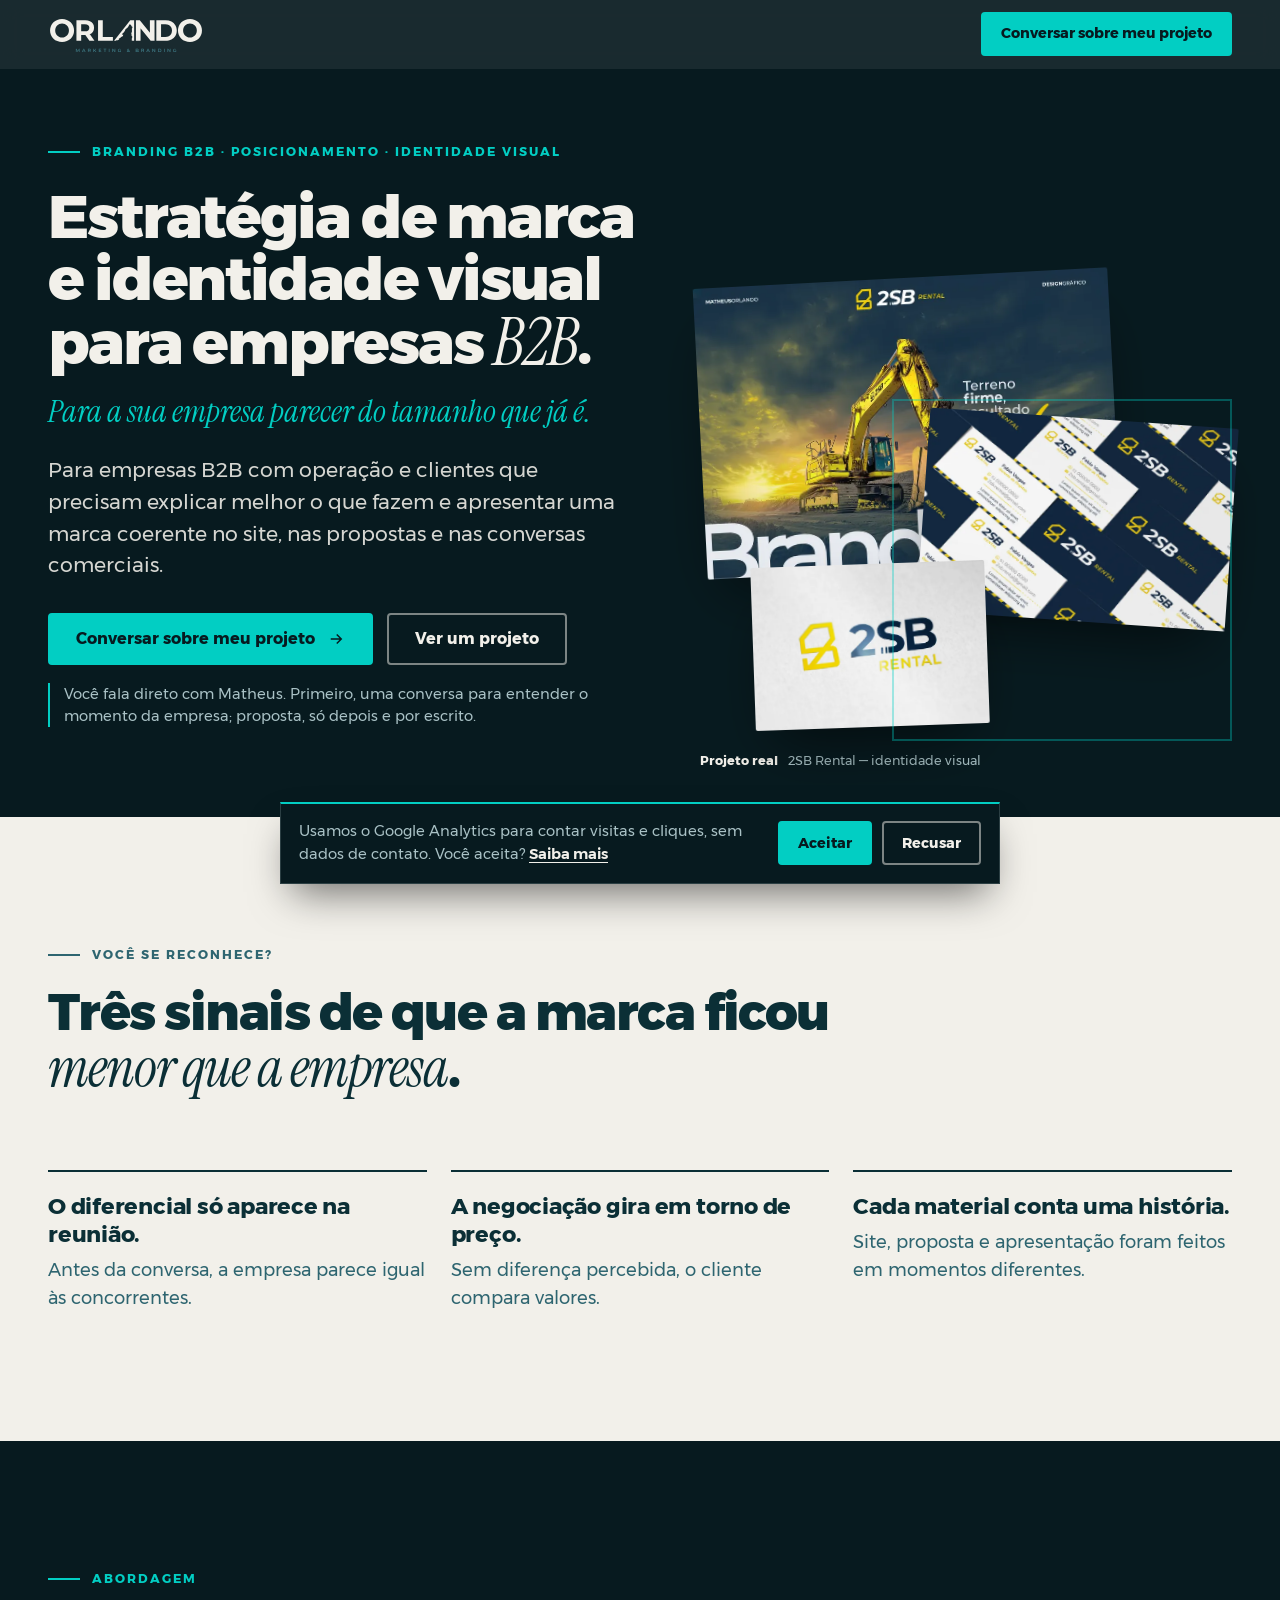
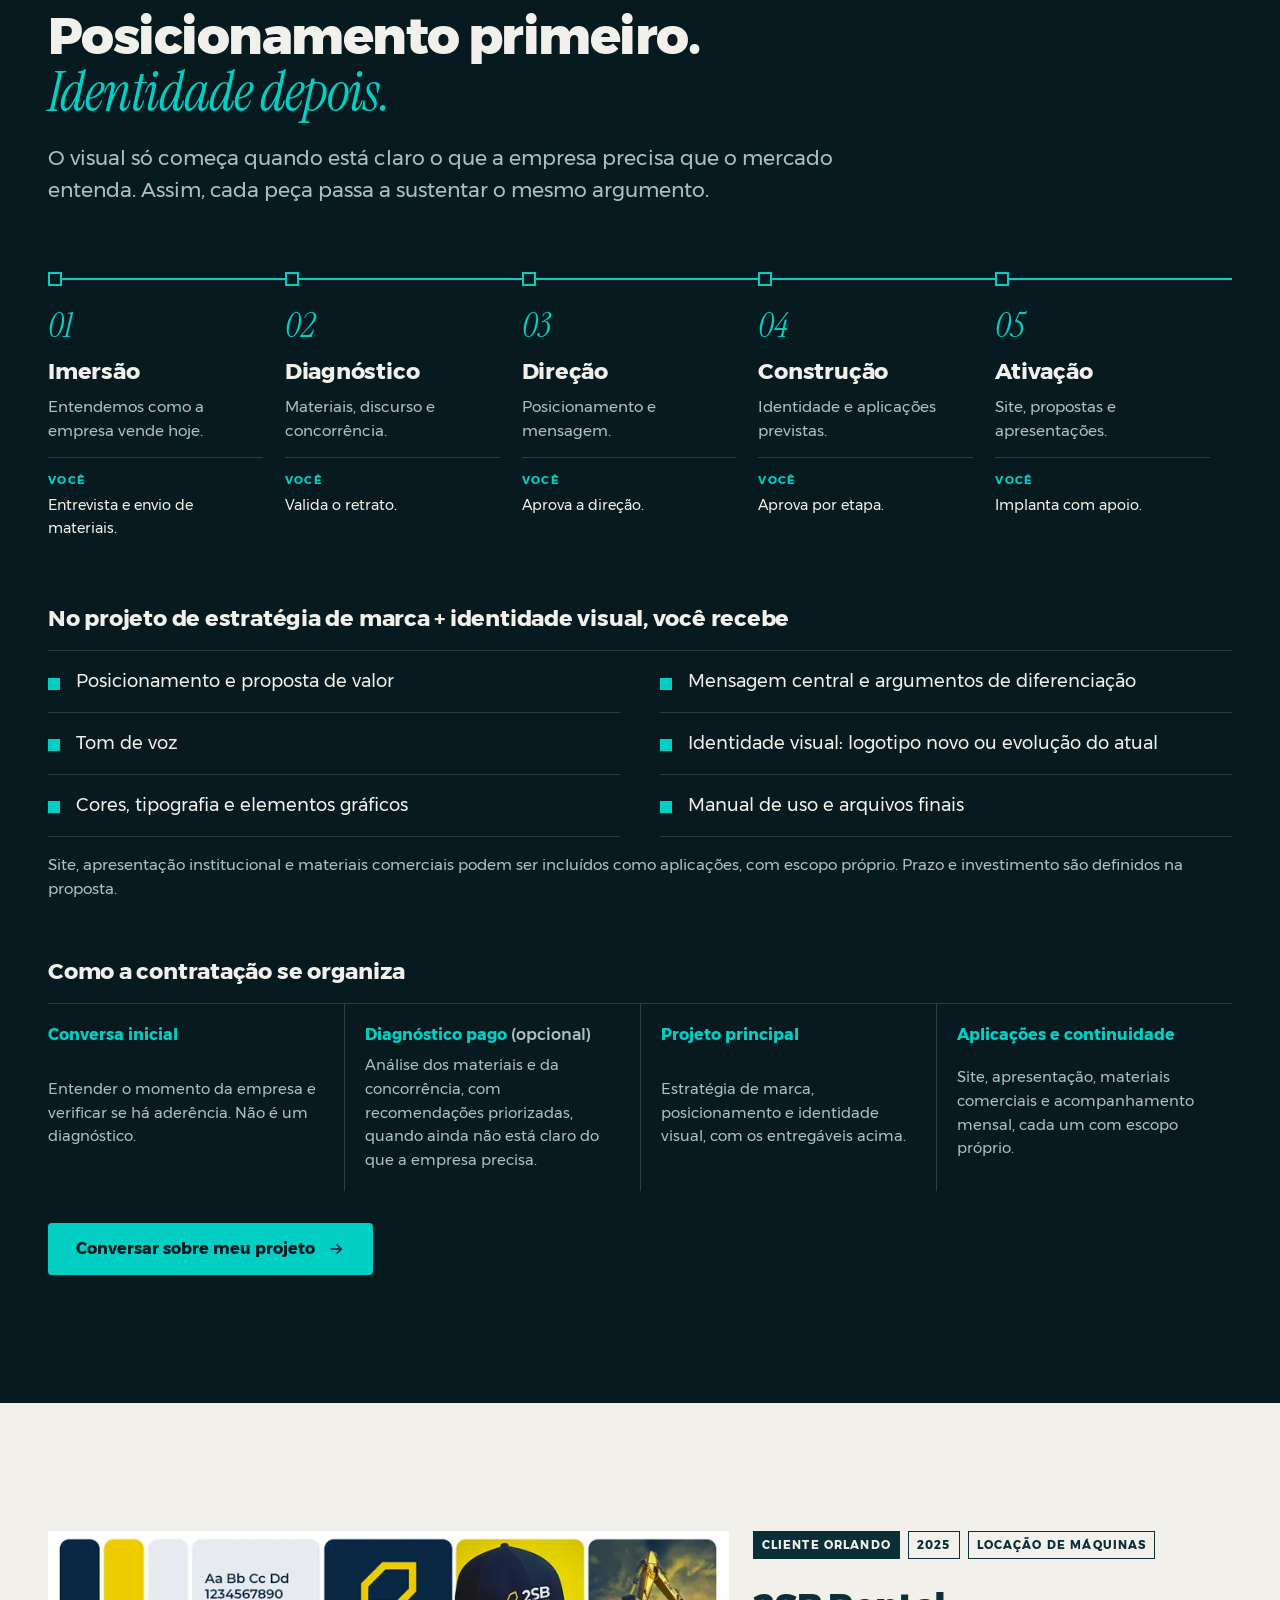
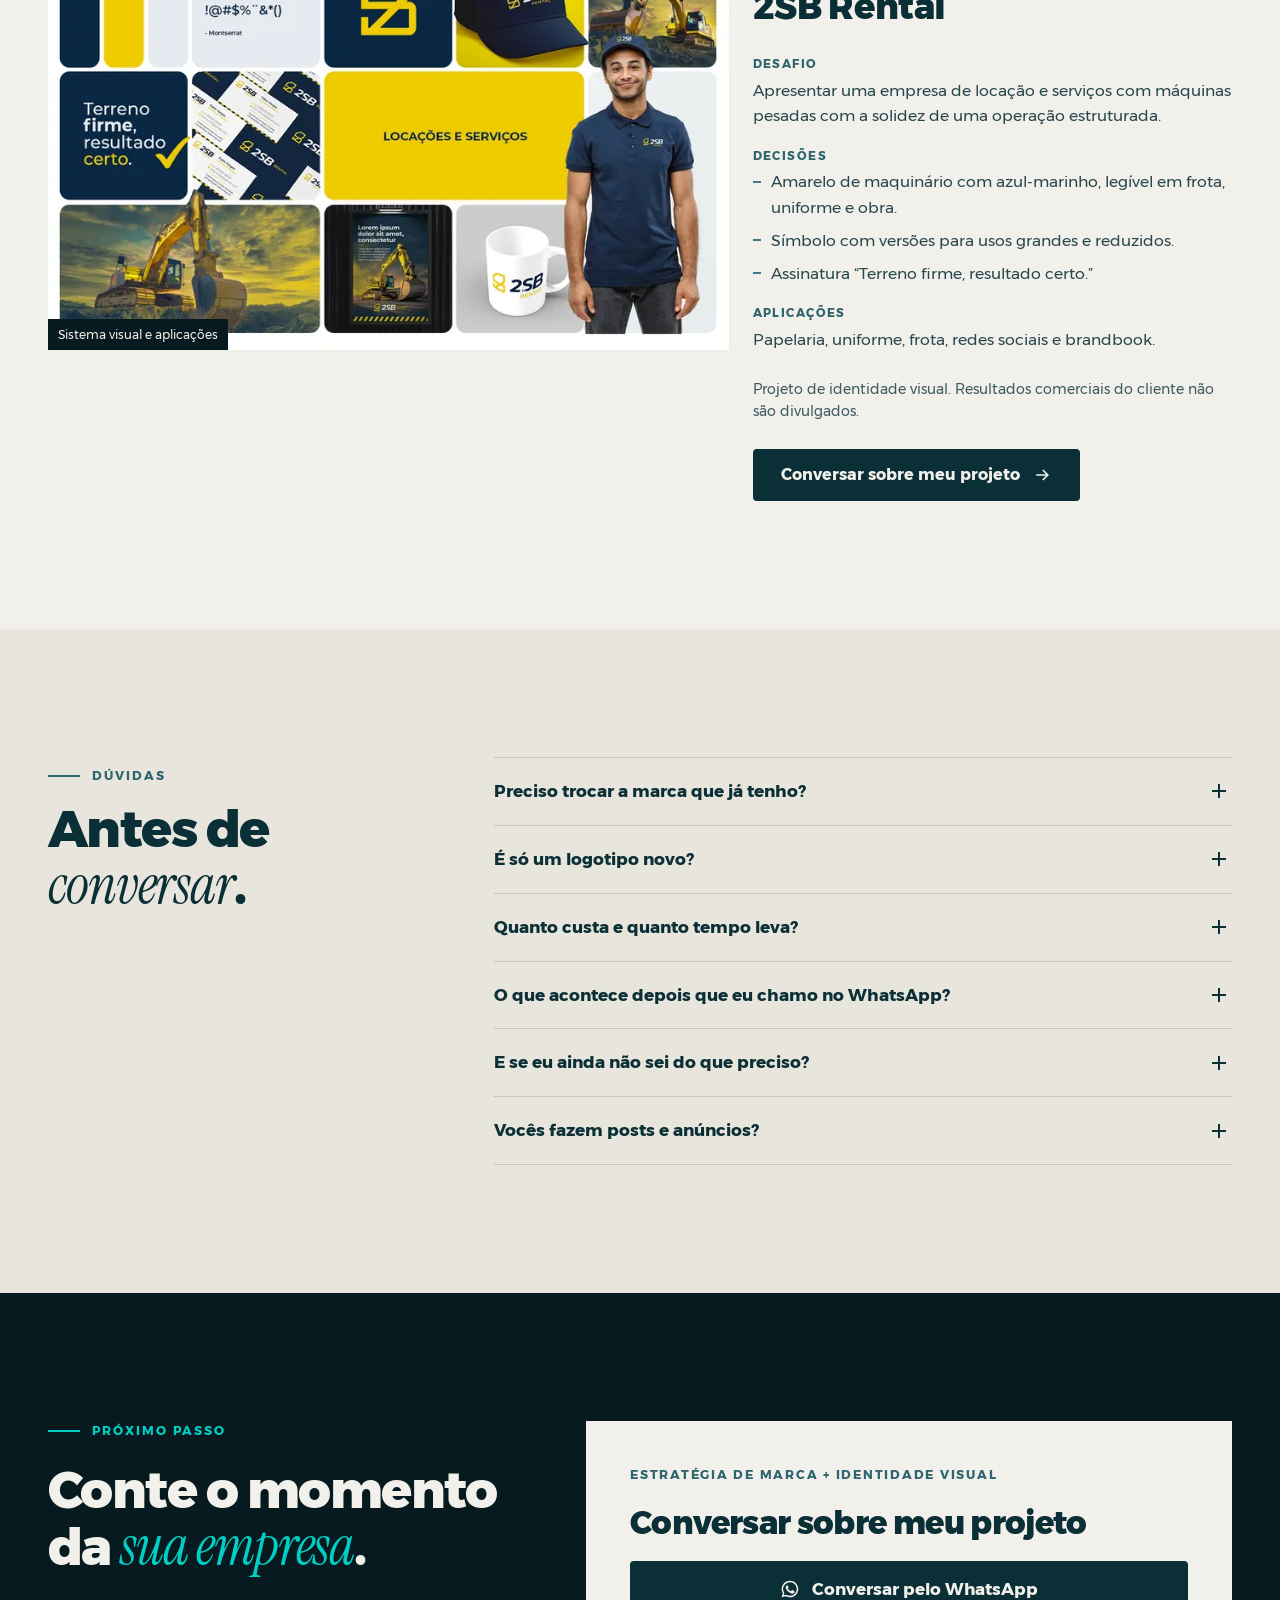
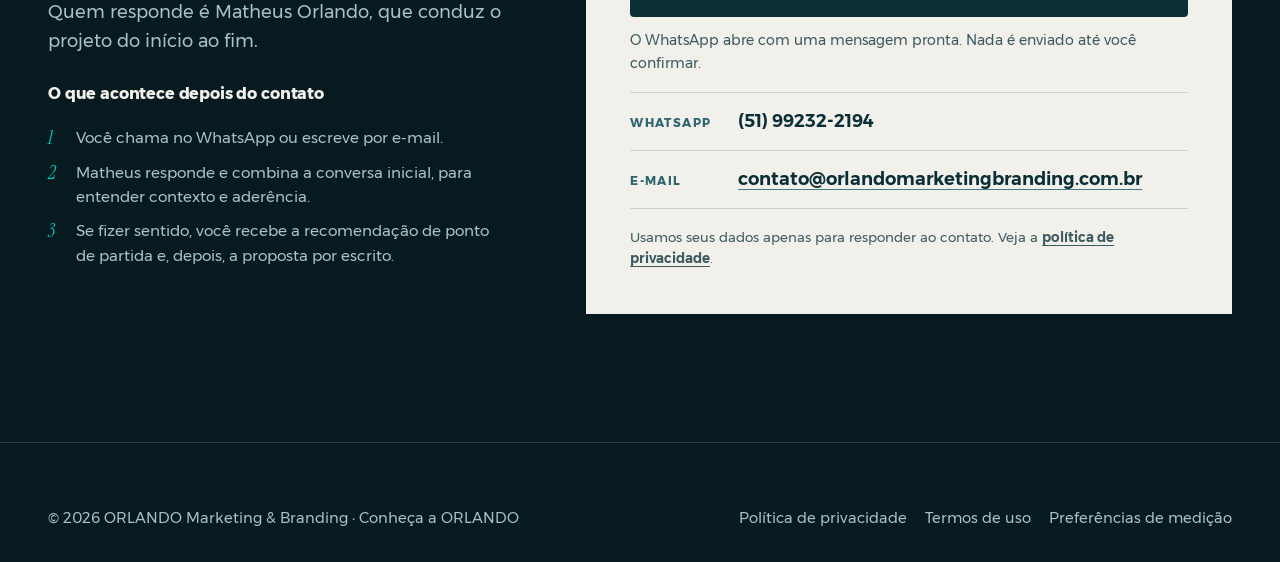
<file: solucoes/branding-b2b/index.html>
<!doctype html>
<html lang="pt-BR" class="no-js">
<head>
<meta charset="utf-8">
<meta name="viewport" content="width=device-width, initial-scale=1">
<script>document.documentElement.className=document.documentElement.className.replace("no-js","js");</script>
<title>Branding B2B: estratégia de marca e identidade visual | ORLANDO</title>
<meta name="description" content="Estratégia de marca, posicionamento e identidade visual para empresas B2B que cresceram e precisam parecer do tamanho que já são. Veja entregáveis, método e um projeto real.">
<link rel="canonical" href="https://orlandomarketingbranding.com.br/solucoes/branding-b2b/">
<meta name="theme-color" content="#071A1F">
<meta property="og:type" content="website">
<meta property="og:locale" content="pt_BR">
<meta property="og:site_name" content="ORLANDO Marketing &amp; Branding">
<meta property="og:title" content="Branding B2B: estratégia de marca e identidade visual — ORLANDO">
<meta property="og:description" content="Para a sua empresa parecer do tamanho que já é. Posicionamento primeiro, identidade depois.">
<meta property="og:url" content="https://orlandomarketingbranding.com.br/solucoes/branding-b2b/">
<meta property="og:image" content="https://orlandomarketingbranding.com.br/assets/img/og-branding-b2b.jpg">
<meta property="og:image:width" content="1200">
<meta property="og:image:height" content="630">
<meta property="og:image:alt" content="Branding B2B da ORLANDO: estratégia de marca e identidade visual, com o projeto 2SB Rental">
<meta name="twitter:card" content="summary_large_image">
<link rel="icon" type="image/png" href="../../assets/simbolo-circular-teal.png">
<link rel="preload" href="../../assets/fonts/montserrat-800.woff" as="font" type="font/woff" crossorigin>
<link rel="preconnect" href="https://fonts.googleapis.com">
<link rel="preconnect" href="https://fonts.gstatic.com" crossorigin>
<link rel="stylesheet" href="https://fonts.googleapis.com/css2?family=Instrument+Serif:ital@1&display=swap">
<link rel="stylesheet" href="../../assets/css/site.css">
<script type="application/ld+json">
{
 "@context": "https://schema.org",
 "@graph": [
  {
   "@type": "Service",
   "@id": "https://orlandomarketingbranding.com.br/solucoes/branding-b2b/#servico",
   "name": "Estratégia de marca e identidade visual para empresas B2B",
   "serviceType": "Estratégia de marca, posicionamento e identidade visual",
   "description": "Projeto de posicionamento, mensagem central, tom de voz e identidade visual com manual de uso para empresas B2B. Aplicações como site, apresentação e materiais comerciais são contratadas com escopo próprio.",
   "url": "https://orlandomarketingbranding.com.br/solucoes/branding-b2b/",
   "provider": {
    "@id": "https://orlandomarketingbranding.com.br/#organizacao"
   },
   "areaServed": {
    "@type": "Country",
    "name": "Brasil"
   },
   "audience": {
    "@type": "BusinessAudience",
    "audienceType": "Empresas B2B com operação e clientes"
   }
  },
  {
   "@type": "BreadcrumbList",
   "itemListElement": [
    {
     "@type": "ListItem",
     "position": 1,
     "name": "ORLANDO",
     "item": "https://orlandomarketingbranding.com.br/"
    },
    {
     "@type": "ListItem",
     "position": 2,
     "name": "Branding e identidade visual B2B",
     "item": "https://orlandomarketingbranding.com.br/solucoes/branding-b2b/"
    }
   ]
  }
 ]
}
</script>
<script>
/* Correspondência com os anúncios: ?m= (ou utm_content) troca apenas o título de abertura.
   A oferta, o CTA e o restante da página não mudam. Todas as variações usam o mesmo canonical. */
window.ORLANDO_VARIANTS = {
  igual: {
    aliases: ["topo", "preco", "igual-preco", "topo_preco"],
    headline: 'Se sua marca parece <span class="hl-outline">igual</span>, o <span class="hl-box">preço</span> vira diferença.',
    sub: "Seu diferencial precisa aparecer."
  },
  diferencial: {
    aliases: ["meio", "abordagem", "meio_diferencial", "posicionamento"],
    headline: 'Seu <span class="hl-line">diferencial</span> aparece ou você precisa <span class="serif">explicar</span>?',
    sub: "Posicionamento que orienta a identidade."
  },
  evoluiu: {
    aliases: ["fundo", "proposta", "fundo_proposta", "atualize"],
    headline: 'Sua empresa evoluiu. <span class="accent">Atualize sua <span class="serif">marca</span>.</span>',
    sub: "Estratégia de marca + identidade visual."
  },
  cresceu: {
    aliases: ["acompanhou", "organico"],
    headline: 'Sua empresa <span class="serif">cresceu.</span> Mas sua marca <span class="serif">acompanhou?</span>',
    sub: "Quando a empresa muda, a marca precisa mudar junto."
  }
};
</script>
</head>
<body data-page="solucao" data-solution="branding-b2b">
<a class="skip-link" href="#conteudo">Pular para o conteúdo</a>

<header class="site-header lp-header">
  <div class="wrap header-row">
    <a class="brand" href="../../" aria-label="ORLANDO Marketing &amp; Branding — página inicial">
      <img src="../../assets/logos-detalhe/logo-branco.svg" alt="ORLANDO Marketing &amp; Branding" width="156" height="42">
    </a>
    <a class="btn btn--sm" href="https://wa.me/5551992322194?text=Ol%C3%A1%21%20Vim%20da%20p%C3%A1gina%20de%20Branding%20B2B%20da%20ORLANDO%20e%20gostaria%20de%20conversar%20sobre%20posicionamento%20e%20identidade%20visual%20para%20minha%20empresa." target="_blank" rel="noopener" data-loc="header"><span class="lbl-long">Conversar sobre meu projeto</span><span class="lbl-short">Conversar</span><span class="sr-only"> no WhatsApp (abre em nova aba)</span></a>
  </div>
</header>

<main id="conteudo">
  <section class="hero lp-hero" aria-labelledby="hero-title">
    <div class="wrap hero-grid">
      <div class="hero-copy">
        <p class="eyebrow">Branding B2B · Posicionamento · Identidade visual</p>
        <h1 id="hero-title" data-slot="headline">Estratégia de marca e identidade visual para empresas <span class="serif">B2B</span>.</h1>
        <p class="hero-sub" data-slot="sub">Para a sua empresa parecer do tamanho que já é.</p>
        <p class="lead">Para empresas B2B com operação e clientes que precisam explicar melhor o que fazem e apresentar uma marca coerente no site, nas propostas e nas conversas comerciais.</p>
        <div class="btn-row">
          <a class="btn" href="https://wa.me/5551992322194?text=Ol%C3%A1%21%20Vim%20da%20p%C3%A1gina%20de%20Branding%20B2B%20da%20ORLANDO%20e%20gostaria%20de%20conversar%20sobre%20posicionamento%20e%20identidade%20visual%20para%20minha%20empresa." target="_blank" rel="noopener" data-loc="hero"><span>Conversar sobre meu projeto</span><svg viewBox="0 0 24 24" fill="none" stroke="currentColor" stroke-width="2" aria-hidden="true"><path d="M5 12h14M13 6l6 6-6 6"/></svg><span class="sr-only"> no WhatsApp (abre em nova aba)</span></a>
          <a class="btn btn--ghost" href="#projeto" data-cta="lp_projeto" data-loc="hero">Ver um projeto</a>
        </div>
        <p class="hero-next">Você fala direto com Matheus. Primeiro, uma conversa para entender o momento da empresa; proposta, só depois e por escrito.</p>
      </div>
      <div class="layers" aria-label="Projeto real: identidade visual da 2SB Rental">
        <figure class="layer layer--a"><picture><source type="image/webp" srcset="../../assets/projetos/2sb-capa-800.webp 800w, ../../assets/projetos/2sb-capa-1400.webp 1400w" sizes="(min-width: 960px) 38vw, 80vw"><img src="../../assets/projetos/2sb-capa-800.jpg" width="800" height="561" alt="Capa do brandbook da 2SB Rental" fetchpriority="high"></picture></figure>
        <figure class="layer layer--b"><picture><source type="image/webp" srcset="../../assets/projetos/2sb-papelaria-800.webp 800w" sizes="(min-width: 960px) 28vw, 58vw"><img src="../../assets/projetos/2sb-papelaria-800.jpg" width="800" height="526" alt="Cartões de visita da 2SB Rental" loading="lazy"></picture></figure>
        <figure class="layer layer--c"><picture><source type="image/webp" srcset="../../assets/projetos/2sb-logo-700.webp 700w" sizes="(min-width: 960px) 22vw, 44vw"><img src="../../assets/projetos/2sb-logo-700.jpg" width="700" height="487" alt="Logotipo da 2SB Rental" loading="lazy"></picture></figure>
        <span class="layers-frame" aria-hidden="true"></span>
        <p class="layers-caption"><b>Projeto real</b> 2SB Rental — identidade visual</p>
      </div>
    </div>
  </section>

  <!-- Reconhecimento do problema -->
  <section class="section section--paper" aria-labelledby="sinais-title">
    <div class="wrap">
      <header class="section-head" data-reveal>
        <p class="eyebrow">Você se reconhece?</p>
        <h2 id="sinais-title">Três sinais de que a marca ficou <span class="serif">menor que a empresa</span>.</h2>
      </header>
      <div class="lp-strip" data-reveal-stagger>
        <div><h3>O diferencial só aparece na reunião.</h3><p class="muted">Antes da conversa, a empresa parece igual às concorrentes.</p></div>
        <div><h3>A negociação gira em torno de preço.</h3><p class="muted">Sem diferença percebida, o cliente compara valores.</p></div>
        <div><h3>Cada material conta uma história.</h3><p class="muted">Site, proposta e apresentação foram feitos em momentos diferentes.</p></div>
      </div>
    </div>
  </section>

  <!-- Abordagem e entregas -->
  <section class="section section--dark" id="abordagem" aria-labelledby="abordagem-title">
    <div class="wrap">
      <header class="section-head" data-reveal>
        <p class="eyebrow">Abordagem</p>
        <h2 id="abordagem-title">Posicionamento primeiro. <span class="serif accent">Identidade depois.</span></h2>
        <p class="lead muted">O visual só começa quando está claro o que a empresa precisa que o mercado entenda. Assim, cada peça passa a sustentar o mesmo argumento.</p>
      </header>
      <ol class="steps" data-reveal-stagger>
        <li class="step"><span class="n">01</span><h3>Imersão</h3><p>Entendemos como a empresa vende hoje.</p><p class="you"><b>Você</b>Entrevista e envio de materiais.</p></li>
        <li class="step"><span class="n">02</span><h3>Diagnóstico</h3><p>Materiais, discurso e concorrência.</p><p class="you"><b>Você</b>Valida o retrato.</p></li>
        <li class="step"><span class="n">03</span><h3>Direção</h3><p>Posicionamento e mensagem.</p><p class="you"><b>Você</b>Aprova a direção.</p></li>
        <li class="step"><span class="n">04</span><h3>Construção</h3><p>Identidade e aplicações previstas.</p><p class="you"><b>Você</b>Aprova por etapa.</p></li>
        <li class="step"><span class="n">05</span><h3>Ativação</h3><p>Site, propostas e apresentações.</p><p class="you"><b>Você</b>Implanta com apoio.</p></li>
      </ol>

      <div class="mt-l" data-reveal>
        <h3 class="h3" style="margin-bottom:18px">No projeto de estratégia de marca + identidade visual, você recebe</h3>
        <ul class="deliver-list">
          <li>Posicionamento e proposta de valor</li>
          <li>Mensagem central e argumentos de diferenciação</li>
          <li>Tom de voz</li>
          <li>Identidade visual: logotipo novo ou evolução do atual</li>
          <li>Cores, tipografia e elementos gráficos</li>
          <li>Manual de uso e arquivos finais</li>
        </ul>
        <p class="muted mt-s" style="font-size:.95rem">Site, apresentação institucional e materiais comerciais podem ser incluídos como aplicações, com escopo próprio. Prazo e investimento são definidos na proposta.</p>
      </div>

      <div class="mt-l" data-reveal>
        <h3 class="h3" style="margin-bottom:18px">Como a contratação se organiza</h3>
        <ul class="hire-steps">
          <li><b>Conversa inicial</b><span>Entender o momento da empresa e verificar se há aderência. Não é um diagnóstico.</span></li>
          <li><b>Diagnóstico pago <em>(opcional)</em></b><span>Análise dos materiais e da concorrência, com recomendações priorizadas, quando ainda não está claro do que a empresa precisa.</span></li>
          <li><b>Projeto principal</b><span>Estratégia de marca, posicionamento e identidade visual, com os entregáveis acima.</span></li>
          <li><b>Aplicações e continuidade</b><span>Site, apresentação, materiais comerciais e acompanhamento mensal, cada um com escopo próprio.</span></li>
        </ul>
        <div class="btn-row mt-m"><a class="btn" href="https://wa.me/5551992322194?text=Ol%C3%A1%21%20Vim%20da%20p%C3%A1gina%20de%20Branding%20B2B%20da%20ORLANDO%20e%20gostaria%20de%20conversar%20sobre%20posicionamento%20e%20identidade%20visual%20para%20minha%20empresa." target="_blank" rel="noopener" data-loc="abordagem"><span>Conversar sobre meu projeto</span><svg viewBox="0 0 24 24" fill="none" stroke="currentColor" stroke-width="2" aria-hidden="true"><path d="M5 12h14M13 6l6 6-6 6"/></svg><span class="sr-only"> no WhatsApp (abre em nova aba)</span></a></div>
      </div>
    </div>
  </section>

  <!-- Prova -->
  <section class="section section--paper" id="projeto" aria-labelledby="projeto-title">
    <div class="wrap">
      <article class="case">
        <div class="case-media" data-reveal>
          <figure><picture><source type="image/webp" srcset="../../assets/projetos/2sb-sistema-800.webp 800w, ../../assets/projetos/2sb-sistema-1400.webp 1400w" sizes="(min-width: 960px) 58vw, 92vw"><img src="../../assets/projetos/2sb-sistema-800.jpg" width="800" height="493" alt="Painel da identidade 2SB Rental com paleta, tipografia, símbolo e aplicações" loading="lazy"></picture><figcaption>Sistema visual e aplicações</figcaption></figure>
        </div>
        <div class="case-body" data-reveal>
          <div class="case-tag"><span class="solid">Cliente ORLANDO</span><span>2025</span><span>Locação de máquinas</span></div>
          <h2 id="projeto-title" class="h3" style="font-size:clamp(1.6rem,1.6vw + 1rem,2.2rem);font-weight:800">2SB Rental</h2>
          <dl>
            <div><dt>Desafio</dt><dd>Apresentar uma empresa de locação e serviços com máquinas pesadas com a solidez de uma operação estruturada.</dd></div>
            <div><dt>Decisões</dt><dd><ul>
              <li>Amarelo de maquinário com azul-marinho, legível em frota, uniforme e obra.</li>
              <li>Símbolo com versões para usos grandes e reduzidos.</li>
              <li>Assinatura “Terreno firme, resultado certo.”</li>
            </ul></dd></div>
            <div><dt>Aplicações</dt><dd>Papelaria, uniforme, frota, redes sociais e brandbook.</dd></div>
          </dl>
          <p class="case-note">Projeto de identidade visual. Resultados comerciais do cliente não são divulgados.</p>
          <div><a class="btn btn--dark" href="https://wa.me/5551992322194?text=Ol%C3%A1%21%20Vim%20da%20p%C3%A1gina%20de%20Branding%20B2B%20da%20ORLANDO%20e%20gostaria%20de%20conversar%20sobre%20posicionamento%20e%20identidade%20visual%20para%20minha%20empresa." target="_blank" rel="noopener" data-loc="projeto"><span>Conversar sobre meu projeto</span><svg viewBox="0 0 24 24" fill="none" stroke="currentColor" stroke-width="2" aria-hidden="true"><path d="M5 12h14M13 6l6 6-6 6"/></svg><span class="sr-only"> no WhatsApp (abre em nova aba)</span></a></div>
        </div>
      </article>
    </div>
  </section>

  <!-- Objeções -->
  <section class="section section--paper-2" aria-labelledby="duvidas-title">
    <div class="wrap faq">
      <header data-reveal><p class="eyebrow muted">Dúvidas</p><h2 id="duvidas-title" class="mt-s">Antes de <span class="serif">conversar</span>.</h2></header>
      <div class="faq-list" data-reveal>
        <details><summary>Preciso trocar a marca que já tenho?</summary><div class="answer"><p>Nem sempre. Se a identidade atual tem reconhecimento, o caminho pode ser evoluí-la. Essa decisão vem depois do diagnóstico.</p></div></details>
        <details><summary>É só um logotipo novo?</summary><div class="answer"><p>Não. O projeto começa pelo posicionamento e pela mensagem; a identidade visual traduz essas decisões e vem com regras de uso.</p></div></details>
        <details><summary>Quanto custa e quanto tempo leva?</summary><div class="answer"><p>Depende do escopo. Investimento, prazo e rodadas de ajuste ficam definidos por escrito na proposta, depois de uma conversa inicial.</p></div></details>
        <details><summary>O que acontece depois que eu chamo no WhatsApp?</summary><div class="answer"><p>Matheus responde pessoalmente para entender o momento da empresa e combinar a conversa inicial. Se houver aderência, você recebe depois a recomendação de ponto de partida e a proposta por escrito. Não há proposta automática nem diagnóstico gratuito.</p></div></details>
        <details><summary>E se eu ainda não sei do que preciso?</summary><div class="answer"><p>Você pode começar por um diagnóstico de marca: um trabalho contratado, com análise e recomendações priorizadas, que ajuda a decidir o próximo passo.</p></div></details>
        <details><summary>Vocês fazem posts e anúncios?</summary><div class="answer"><p>Não como serviço principal. O foco é a estratégia e a identidade que orientam esses materiais.</p></div></details>
      </div>
    </div>
  </section>

  <!-- Ação principal -->
  <section class="section section--dark" id="contato" aria-labelledby="contato-title">
    <div class="wrap contact">
      <div class="contact-intro">
        <p class="eyebrow" style="color:var(--neon)">Próximo passo</p>
        <h2 id="contato-title">Conte o momento da <span class="serif">sua empresa</span>.</h2>
        <p class="muted">Quem responde é Matheus Orlando, que conduz o projeto do início ao fim.</p>
        <h3 class="next-title">O que acontece depois do contato</h3>
        <ol class="next-steps">
          <li>Você chama no WhatsApp ou escreve por e-mail.</li>
          <li>Matheus responde e combina a conversa inicial, para entender contexto e aderência.</li>
          <li>Se fizer sentido, você recebe a recomendação de ponto de partida e, depois, a proposta por escrito.</li>
        </ol>
      </div>

      <div class="contact-card" data-loc="contato">
        <p class="contact-card-kicker">Estratégia de marca + identidade visual</p>
        <h3 class="contact-card-title">Conversar sobre meu projeto</h3>
        <a class="btn btn--dark btn--block" href="https://wa.me/5551992322194?text=Ol%C3%A1%21%20Vim%20da%20p%C3%A1gina%20de%20Branding%20B2B%20da%20ORLANDO%20e%20gostaria%20de%20conversar%20sobre%20posicionamento%20e%20identidade%20visual%20para%20minha%20empresa." target="_blank" rel="noopener" data-loc="contato"><svg viewBox="0 0 24 24" fill="currentColor" aria-hidden="true"><path d="M12 2a10 10 0 0 0-8.6 15.1L2 22l5-1.3A10 10 0 1 0 12 2Zm0 18.2c-1.5 0-3-.4-4.3-1.2l-.3-.2-3 .8.8-2.9-.2-.3A8.2 8.2 0 1 1 12 20.2Zm4.5-6.1c-.2-.1-1.5-.7-1.7-.8-.2-.1-.4-.1-.6.1l-.8 1c-.1.2-.3.2-.5.1a6.7 6.7 0 0 1-3.3-2.9c-.3-.4.2-.4.7-1.3.1-.2 0-.3 0-.4l-.8-1.8c-.2-.5-.4-.4-.6-.4h-.5a1 1 0 0 0-.7.3 3 3 0 0 0-.9 2.2 5.2 5.2 0 0 0 1.1 2.7 11.8 11.8 0 0 0 4.5 4c1.7.7 2.3.8 3.2.6.5-.1 1.5-.6 1.7-1.2.2-.6.2-1.1.2-1.2-.1-.1-.3-.2-.5-.3Z"/></svg><span>Conversar pelo WhatsApp</span><span class="sr-only"> (abre em nova aba)</span></a>
        <p class="contact-card-note">O WhatsApp abre com uma mensagem pronta. Nada é enviado até você confirmar.</p>
        <dl class="contact-list">
          <div><dt>WhatsApp</dt><dd>(51) 99232-2194</dd></div>
          <div><dt>E-mail</dt><dd><a href="mailto:contato@orlandomarketingbranding.com.br?subject=Projeto%20de%20branding%20B2B" data-loc="contato">contato@orlandomarketingbranding.com.br</a></dd></div>
        </dl>
        <p class="form-legal">Usamos seus dados apenas para responder ao contato. Veja a <a href="../../privacidade.html">política de privacidade</a>.</p>
      </div>
    </div>
  </section>
</main>

<footer class="site-footer">
  <div class="wrap footer-bottom" style="margin-top:0;border-top:0;padding-top:0">
    <span>© 2026 ORLANDO Marketing &amp; Branding · <a href="../../">Conheça a ORLANDO</a></span>
    <nav aria-label="Links legais"><a href="../../privacidade.html">Política de privacidade</a><a href="../../termos.html">Termos de uso</a><a href="#" class="js-consent-open" hidden>Preferências de medição</a></nav>
  </div>
</footer>

<script src="../../assets/js/config.js"></script>
<script src="../../assets/js/site.js" defer></script>
</body>
</html>
</file>
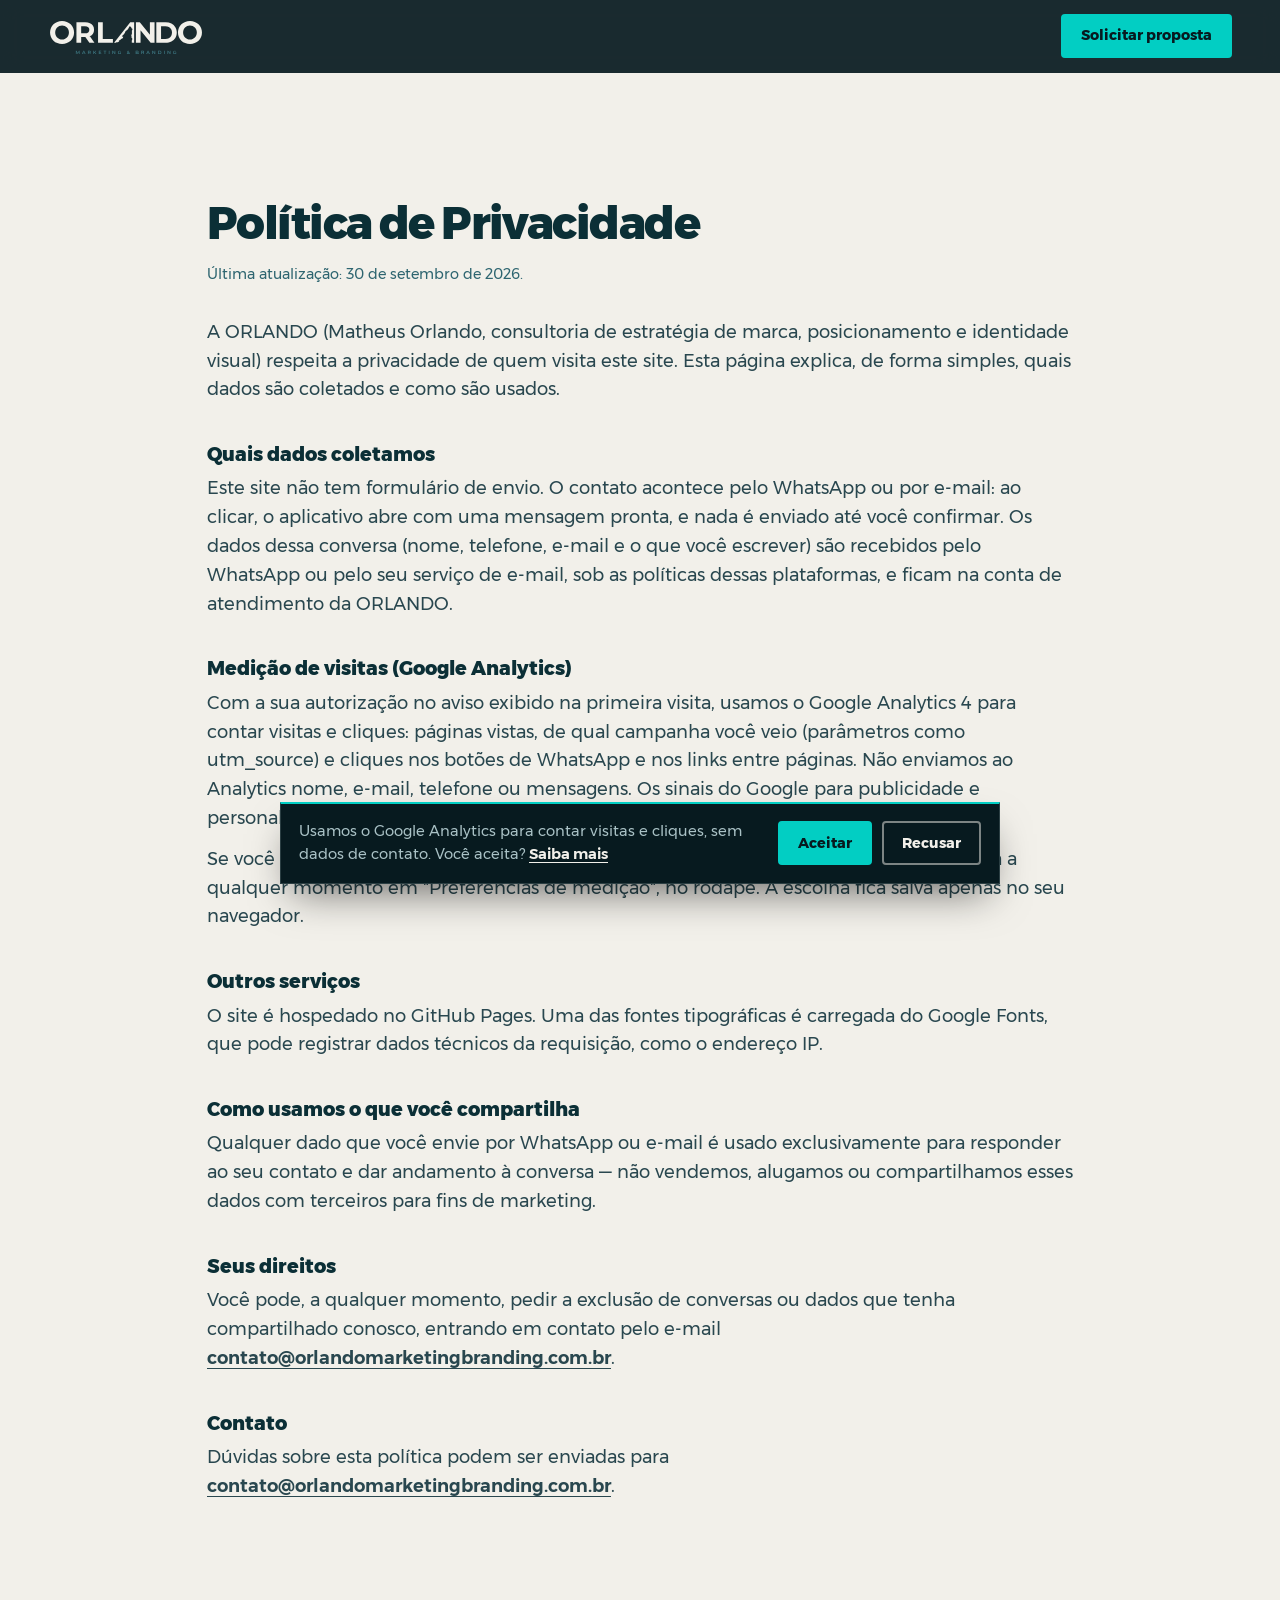
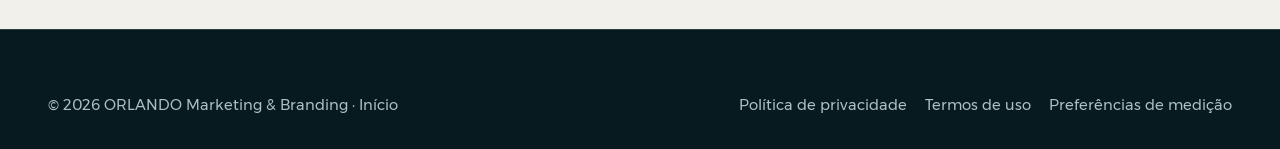
<file: privacidade.html>
<!doctype html>
<html lang="pt-BR" class="no-js">
<head>
<meta charset="utf-8">
<meta name="viewport" content="width=device-width, initial-scale=1">
<script>document.documentElement.className=document.documentElement.className.replace("no-js","js");</script>
<title>Política de Privacidade — ORLANDO</title>
<meta name="description" content="Como a ORLANDO trata os dados de quem visita o site e envia uma solicitação.">
<meta name="theme-color" content="#071A1F">
<link rel="canonical" href="https://orlandomarketingbranding.com.br/privacidade.html">
<link rel="icon" type="image/png" href="assets/simbolo-circular-teal.png">
<link rel="preload" href="assets/fonts/montserrat-800.woff" as="font" type="font/woff" crossorigin>
<link rel="preconnect" href="https://fonts.googleapis.com">
<link rel="preconnect" href="https://fonts.gstatic.com" crossorigin>
<link rel="stylesheet" href="https://fonts.googleapis.com/css2?family=Instrument+Serif:ital@1&display=swap">
<link rel="stylesheet" href="assets/css/site.css">
<style>
  .legal { max-width: 74ch; }
  .legal h1 { font-size: clamp(2rem, 4vw, 2.8rem); margin-bottom: 16px; }
  .legal h2 { font-size: 1.2rem; letter-spacing: 0; margin: 40px 0 10px; }
  .legal p, .legal li { color: #29474F; }
  .legal p + p { margin-top: 12px; }
  .legal ul { list-style: disc; padding-left: 22px; display: grid; gap: 6px; margin-top: 10px; }
  .legal .updated { font-size: .9rem; color: var(--mineral-text); margin-bottom: 32px; }
  .legal a { font-weight: 600; }
</style>
</head>
<body data-page="legal">
<a class="skip-link" href="#conteudo">Pular para o conteúdo</a>
<header class="site-header">
  <div class="wrap header-row">
    <a class="brand" href="./" aria-label="ORLANDO Marketing &amp; Branding — início"><img src="assets/logos-detalhe/logo-branco.svg" alt="ORLANDO Marketing &amp; Branding" width="156" height="42"></a>
    <a class="btn" href="./#contato" style="min-height:44px;padding:10px 18px;font-size:.9rem">Solicitar proposta</a>
  </div>
</header>
<main id="conteudo" class="section section--paper">
  <article class="wrap legal">
<h1>Política de Privacidade</h1>
    <p class="updated">Última atualização: 30 de setembro de 2026.</p>

    <p>A ORLANDO (Matheus Orlando, consultoria de estratégia de marca, posicionamento e identidade visual) respeita a privacidade de quem visita este site. Esta página explica, de forma simples, quais dados são coletados e como são usados.</p>

    <h2>Quais dados coletamos</h2>
    <p>Este site não tem formulário de envio. O contato acontece pelo WhatsApp ou por e-mail: ao clicar, o aplicativo abre com uma mensagem pronta, e nada é enviado até você confirmar. Os dados dessa conversa (nome, telefone, e-mail e o que você escrever) são recebidos pelo WhatsApp ou pelo seu serviço de e-mail, sob as políticas dessas plataformas, e ficam na conta de atendimento da ORLANDO.</p>

    <h2>Medição de visitas (Google Analytics)</h2>
    <p>Com a sua autorização no aviso exibido na primeira visita, usamos o Google Analytics 4 para contar visitas e cliques: páginas vistas, de qual campanha você veio (parâmetros como utm_source) e cliques nos botões de WhatsApp e nos links entre páginas. Não enviamos ao Analytics nome, e-mail, telefone ou mensagens. Os sinais do Google para publicidade e personalização de anúncios ficam desativados.</p>
    <p>Se você recusar, o script do Google Analytics não é carregado. Você pode mudar a escolha a qualquer momento em "Preferências de medição", no rodapé. A escolha fica salva apenas no seu navegador.</p>

    <h2>Outros serviços</h2>
    <p>O site é hospedado no GitHub Pages. Uma das fontes tipográficas é carregada do Google Fonts, que pode registrar dados técnicos da requisição, como o endereço IP.</p>

    <h2>Como usamos o que você compartilha</h2>
    <p>Qualquer dado que você envie por WhatsApp ou e-mail é usado exclusivamente para responder ao seu contato e dar andamento à conversa — não vendemos, alugamos ou compartilhamos esses dados com terceiros para fins de marketing.</p>

    <h2>Seus direitos</h2>
    <p>Você pode, a qualquer momento, pedir a exclusão de conversas ou dados que tenha compartilhado conosco, entrando em contato pelo e-mail <a href="mailto:contato@orlandomarketingbranding.com.br">contato@orlandomarketingbranding.com.br</a>.</p>

    <h2>Contato</h2>
    <p>Dúvidas sobre esta política podem ser enviadas para <a href="mailto:contato@orlandomarketingbranding.com.br">contato@orlandomarketingbranding.com.br</a>.</p>
  </article>
</main>
<footer class="site-footer">
  <div class="wrap footer-bottom" style="margin-top:0;border-top:0;padding-top:0">
    <span>© 2026 ORLANDO Marketing &amp; Branding · <a href="./">Início</a></span>
    <nav aria-label="Links legais"><a href="privacidade.html">Política de privacidade</a><a href="termos.html">Termos de uso</a><a href="#" class="js-consent-open" hidden>Preferências de medição</a></nav>
  </div>
</footer>
<script src="assets/js/config.js"></script>
<script src="assets/js/site.js" defer></script>
</body>
</html>
</file>
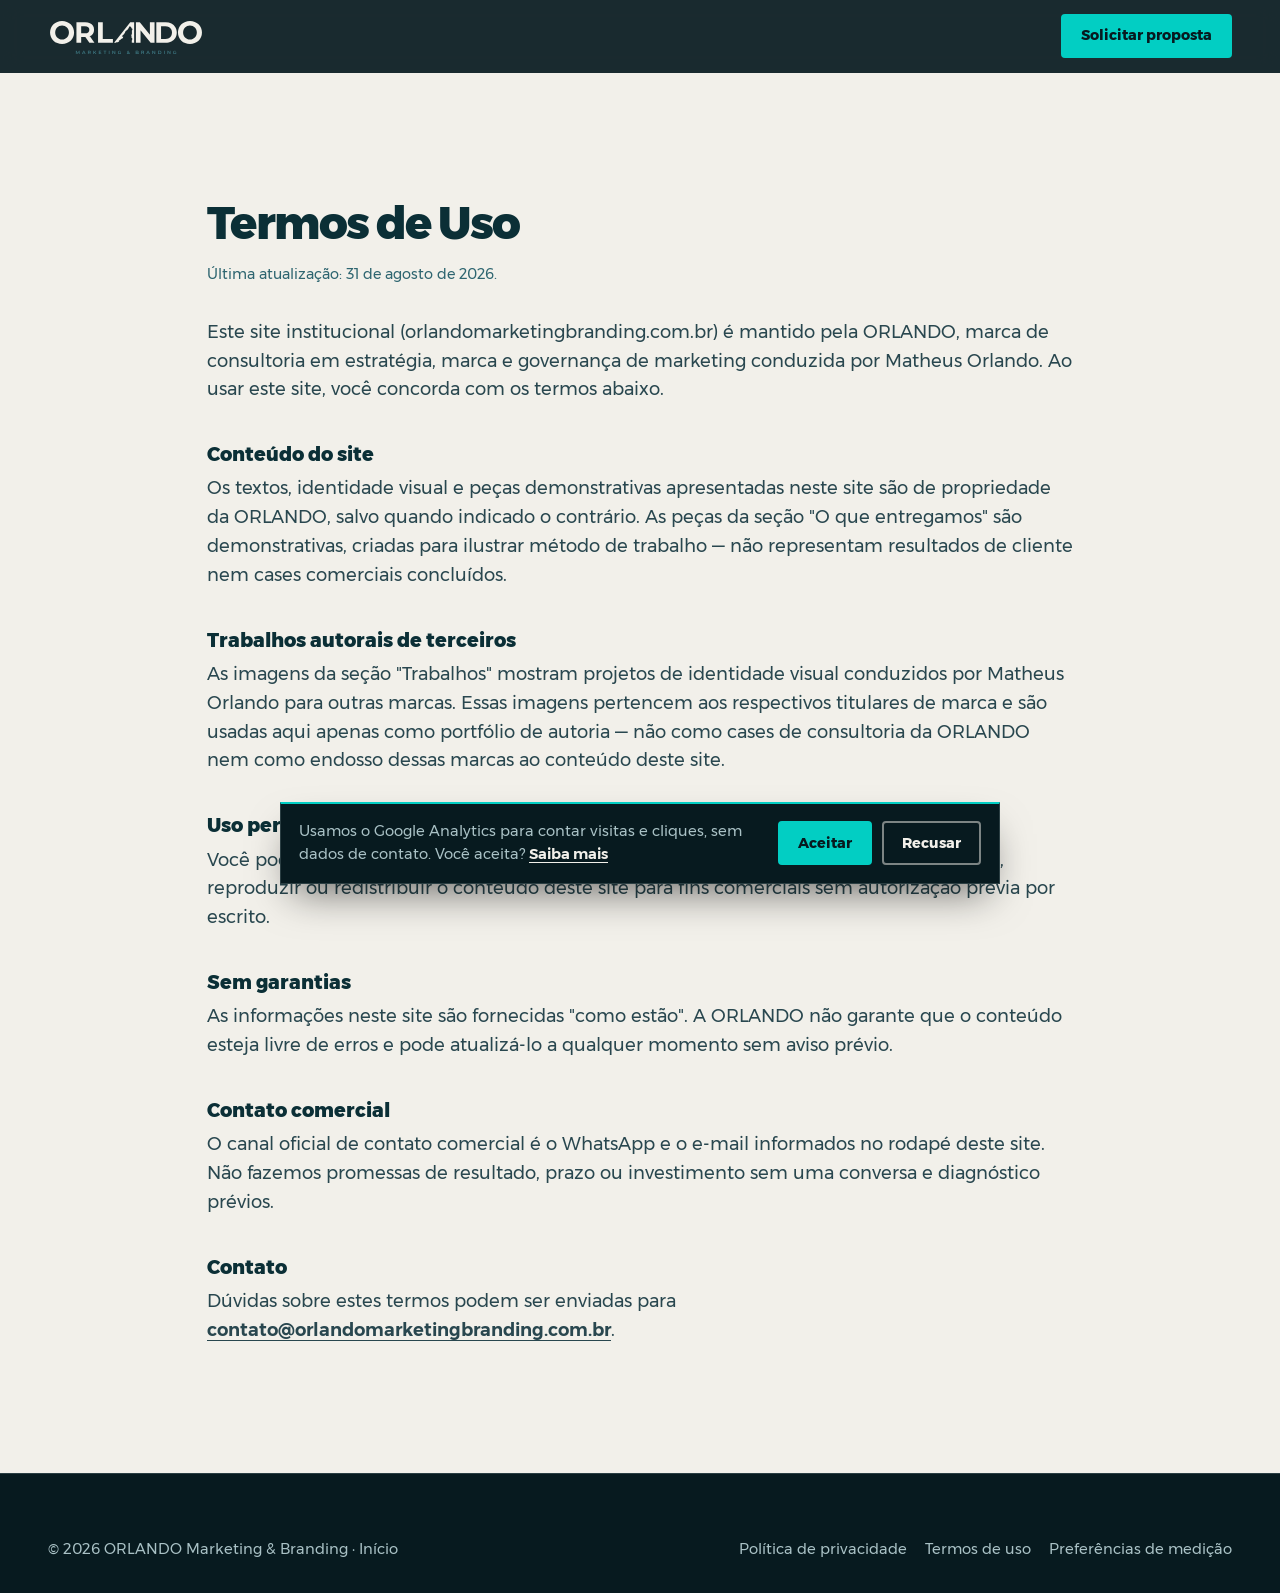
<file: termos.html>
<!doctype html>
<html lang="pt-BR" class="no-js">
<head>
<meta charset="utf-8">
<meta name="viewport" content="width=device-width, initial-scale=1">
<script>document.documentElement.className=document.documentElement.className.replace("no-js","js");</script>
<title>Termos de Uso — ORLANDO</title>
<meta name="description" content="Termos de uso do site da ORLANDO Marketing & Branding.">
<meta name="theme-color" content="#071A1F">
<link rel="canonical" href="https://orlandomarketingbranding.com.br/termos.html">
<link rel="icon" type="image/png" href="assets/simbolo-circular-teal.png">
<link rel="preload" href="assets/fonts/montserrat-800.woff" as="font" type="font/woff" crossorigin>
<link rel="preconnect" href="https://fonts.googleapis.com">
<link rel="preconnect" href="https://fonts.gstatic.com" crossorigin>
<link rel="stylesheet" href="https://fonts.googleapis.com/css2?family=Instrument+Serif:ital@1&display=swap">
<link rel="stylesheet" href="assets/css/site.css">
<style>
  .legal { max-width: 74ch; }
  .legal h1 { font-size: clamp(2rem, 4vw, 2.8rem); margin-bottom: 16px; }
  .legal h2 { font-size: 1.2rem; letter-spacing: 0; margin: 40px 0 10px; }
  .legal p, .legal li { color: #29474F; }
  .legal p + p { margin-top: 12px; }
  .legal ul { list-style: disc; padding-left: 22px; display: grid; gap: 6px; margin-top: 10px; }
  .legal .updated { font-size: .9rem; color: var(--mineral-text); margin-bottom: 32px; }
  .legal a { font-weight: 600; }
</style>
</head>
<body data-page="legal">
<a class="skip-link" href="#conteudo">Pular para o conteúdo</a>
<header class="site-header">
  <div class="wrap header-row">
    <a class="brand" href="./" aria-label="ORLANDO Marketing &amp; Branding — início"><img src="assets/logos-detalhe/logo-branco.svg" alt="ORLANDO Marketing &amp; Branding" width="156" height="42"></a>
    <a class="btn" href="./#contato" style="min-height:44px;padding:10px 18px;font-size:.9rem">Solicitar proposta</a>
  </div>
</header>
<main id="conteudo" class="section section--paper">
  <article class="wrap legal">
<h1>Termos de Uso</h1>
    <p class="updated">Última atualização: 31 de agosto de 2026.</p>

    <p>Este site institucional (orlandomarketingbranding.com.br) é mantido pela ORLANDO, marca de consultoria em estratégia, marca e governança de marketing conduzida por Matheus Orlando. Ao usar este site, você concorda com os termos abaixo.</p>

    <h2>Conteúdo do site</h2>
    <p>Os textos, identidade visual e peças demonstrativas apresentadas neste site são de propriedade da ORLANDO, salvo quando indicado o contrário. As peças da seção "O que entregamos" são demonstrativas, criadas para ilustrar método de trabalho — não representam resultados de cliente nem cases comerciais concluídos.</p>

    <h2>Trabalhos autorais de terceiros</h2>
    <p>As imagens da seção "Trabalhos" mostram projetos de identidade visual conduzidos por Matheus Orlando para outras marcas. Essas imagens pertencem aos respectivos titulares de marca e são usadas aqui apenas como portfólio de autoria — não como cases de consultoria da ORLANDO nem como endosso dessas marcas ao conteúdo deste site.</p>

    <h2>Uso permitido</h2>
    <p>Você pode navegar livremente por este site para fins informativos. Não é permitido copiar, reproduzir ou redistribuir o conteúdo deste site para fins comerciais sem autorização prévia por escrito.</p>

    <h2>Sem garantias</h2>
    <p>As informações neste site são fornecidas "como estão". A ORLANDO não garante que o conteúdo esteja livre de erros e pode atualizá-lo a qualquer momento sem aviso prévio.</p>

    <h2>Contato comercial</h2>
    <p>O canal oficial de contato comercial é o WhatsApp e o e-mail informados no rodapé deste site. Não fazemos promessas de resultado, prazo ou investimento sem uma conversa e diagnóstico prévios.</p>

    <h2>Contato</h2>
    <p>Dúvidas sobre estes termos podem ser enviadas para <a href="mailto:contato@orlandomarketingbranding.com.br">contato@orlandomarketingbranding.com.br</a>.</p>
  </article>
</main>
<footer class="site-footer">
  <div class="wrap footer-bottom" style="margin-top:0;border-top:0;padding-top:0">
    <span>© 2026 ORLANDO Marketing &amp; Branding · <a href="./">Início</a></span>
    <nav aria-label="Links legais"><a href="privacidade.html">Política de privacidade</a><a href="termos.html">Termos de uso</a><a href="#" class="js-consent-open" hidden>Preferências de medição</a></nav>
  </div>
</footer>
<script src="assets/js/config.js"></script>
<script src="assets/js/site.js" defer></script>
</body>
</html>
</file>
<file: assets/css/site.css>
/* ORLANDO — site 2026-09
   Tokens: paleta oficial (Logo-Lobo-2026.pdf) · tipografia em uso nos criativos (Montserrat + Instrument Serif)
   Estrutura: tokens → base → layout → componentes → seções → movimento → utilitários */

/* Montserrat hospedada no próprio site (OFL) — sem dependência externa para o texto principal */
@font-face { font-family: "Montserrat"; font-style: normal; font-weight: 400; font-display: swap; src: url("../fonts/montserrat-400.woff") format("woff"); }
@font-face { font-family: "Montserrat"; font-style: normal; font-weight: 500; font-display: swap; src: url("../fonts/montserrat-500.woff") format("woff"); }
@font-face { font-family: "Montserrat"; font-style: normal; font-weight: 600; font-display: swap; src: url("../fonts/montserrat-600.woff") format("woff"); }
@font-face { font-family: "Montserrat"; font-style: normal; font-weight: 700; font-display: swap; src: url("../fonts/montserrat-700.woff") format("woff"); }
@font-face { font-family: "Montserrat"; font-style: normal; font-weight: 800; font-display: swap; src: url("../fonts/montserrat-800.woff") format("woff"); }

:root {
  /* Paleta oficial */
  --ink: #071A1F;        /* Azul quase preto */
  --petrol: #0B2F36;     /* Petróleo profundo */
  --paper: #F2F0EA;      /* Off-white mineral */
  --mineral: #3E7A86;    /* Azul mineral — acento/linhas, não texto pequeno em papel */
  --neon: #02CEC3;       /* Azul neon — destaque controlado */

  /* Derivados para leitura (contraste AA verificado) */
  --mineral-text: #2E6570; /* 5.7:1 sobre --paper */
  --soft: #A9C1C5;         /* 9.4:1 sobre --ink */
  --line-dark: rgba(169, 193, 197, .22);
  --line-light: rgba(11, 47, 54, .16);
  --paper-2: #E8E5DC;
  --error: #B3261E;
  --error-on-dark: #FF9C8F;

  --font-sans: "Montserrat", -apple-system, BlinkMacSystemFont, "Segoe UI", Roboto, sans-serif;
  --font-serif: "Instrument Serif", Georgia, "Times New Roman", serif;

  --wrap: 1200px;
  --gutter: clamp(20px, 5vw, 48px);
  --section: clamp(72px, 10vw, 136px);
  --radius: 4px;

  --ease: cubic-bezier(.2, .7, .2, 1);
  --t-fast: .18s;
  --t-mid: .5s;
}

/* ---------- Base ---------- */
*, *::before, *::after { box-sizing: border-box; }
html { -webkit-text-size-adjust: 100%; scroll-padding-top: 84px; }
@media (prefers-reduced-motion: no-preference) { html { scroll-behavior: smooth; } }
body {
  margin: 0;
  font-family: var(--font-sans);
  font-size: clamp(16px, 1.05vw + 12px, 18px);
  line-height: 1.6;
  color: var(--petrol);
  background: var(--paper);
  text-rendering: optimizeLegibility;
  -webkit-font-smoothing: antialiased;
}
img, svg { display: block; max-width: 100%; height: auto; }
a { color: inherit; text-underline-offset: .2em; text-decoration-thickness: 1px; }
h1, h2, h3, h4, p, ul, ol, figure, dl, dd { margin: 0; }
ul, ol { padding: 0; list-style: none; }
button, input, select, textarea { font: inherit; color: inherit; }
:focus-visible { outline: 3px solid var(--neon); outline-offset: 3px; border-radius: 2px; }
.on-light :focus-visible, .section--paper :focus-visible { outline-color: var(--petrol); }

.skip-link {
  position: absolute; left: 12px; top: -60px; z-index: 100;
  background: var(--neon); color: var(--ink); padding: 10px 16px; font-weight: 700;
  border-radius: var(--radius); text-decoration: none;
}
.skip-link:focus { top: 12px; }
.sr-only { position: absolute !important; width: 1px; height: 1px; overflow: hidden; clip: rect(0 0 0 0); white-space: nowrap; }

/* ---------- Tipografia ---------- */
.display, h1 {
  font-weight: 800;
  font-size: clamp(2.35rem, 5.2vw + .6rem, 4.9rem);
  line-height: 1.02;
  letter-spacing: -.035em;
}
h2, .h2 {
  font-weight: 800;
  font-size: clamp(1.9rem, 3vw + .8rem, 3.35rem);
  line-height: 1.06;
  letter-spacing: -.03em;
}
h3, .h3 { font-weight: 700; font-size: clamp(1.15rem, .6vw + 1rem, 1.4rem); line-height: 1.25; letter-spacing: -.01em; }
.serif { font-family: var(--font-serif); font-weight: 400; font-style: italic; letter-spacing: -.01em; }
h1 .serif, h2 .serif { font-size: 1.08em; letter-spacing: -.02em; }
.eyebrow {
  display: inline-flex; flex-wrap: wrap; row-gap: 4px; align-items: center; gap: 12px;
  font-size: .78rem; font-weight: 700; letter-spacing: .16em; text-transform: uppercase;
}
.eyebrow::before { content: ""; width: 32px; height: 2px; background: currentColor; }
.lead { font-size: clamp(1.06rem, .5vw + .95rem, 1.28rem); line-height: 1.55; max-width: 60ch; }
.muted { color: var(--mineral-text); }
.section--dark .muted, .on-dark .muted { color: var(--soft); }

/* Destaques herdados dos criativos */
.hl-box { background: var(--neon); color: var(--ink); padding: 0 .12em; box-decoration-break: clone; -webkit-box-decoration-break: clone; }
.hl-line { background: linear-gradient(var(--neon), var(--neon)) 0 92% / 100% .12em no-repeat; padding-bottom: .04em; }
.hl-outline { -webkit-text-stroke: .045em var(--stroke, var(--petrol)); color: transparent; }
.hero .hl-outline, .section--dark .hl-outline { --stroke: var(--paper); }
@supports not (-webkit-text-stroke: 1px black) { .hl-outline { color: inherit; } }
@media (forced-colors: active) { .hl-outline { color: CanvasText; -webkit-text-stroke: 0; } }
.accent { color: var(--neon); }

/* ---------- Layout ---------- */
.wrap { width: 100%; max-width: calc(var(--wrap) + var(--gutter) * 2); margin: 0 auto; padding: 0 var(--gutter); }
.section { padding: var(--section) 0; position: relative; }
.section--dark { background: var(--ink); color: var(--paper); }
.section--petrol { background: var(--petrol); color: var(--paper); }
.section--paper { background: var(--paper); color: var(--petrol); }
.section--paper-2 { background: var(--paper-2); color: var(--petrol); }
.section-head { display: grid; gap: 20px; margin-bottom: clamp(40px, 6vw, 72px); max-width: 860px; }
.section-head .eyebrow { color: var(--mineral-text); }
.section--dark .section-head .eyebrow, .section--petrol .section-head .eyebrow { color: var(--neon); }
.grid-12 { display: grid; grid-template-columns: repeat(12, 1fr); gap: 24px; }

/* ---------- Botões e links ---------- */
.btn {
  --bg: var(--neon); --fg: var(--ink); --bd: var(--neon);
  display: inline-flex; align-items: center; justify-content: center; gap: 12px;
  min-height: 52px; padding: 14px 26px;
  background: var(--bg); color: var(--fg); border: 2px solid var(--bd); border-radius: var(--radius);
  font-weight: 700; font-size: 1rem; line-height: 1.2; text-decoration: none; cursor: pointer;
  transition: background var(--t-fast) var(--ease), color var(--t-fast) var(--ease), border-color var(--t-fast) var(--ease), transform var(--t-fast) var(--ease);
}
.btn svg { width: 18px; height: 18px; flex: none; transition: transform var(--t-fast) var(--ease); }
.btn:hover svg { transform: translateX(4px); }
.btn:hover { --bg: var(--paper); --bd: var(--paper); }
.btn:active { transform: translateY(1px); }
.btn--ghost { --bg: transparent; --fg: var(--paper); --bd: rgba(242, 240, 234, .5); }
.btn--ghost:hover { --bg: transparent; --fg: var(--neon); --bd: var(--neon); }
.btn--dark { --bg: var(--petrol); --fg: var(--paper); --bd: var(--petrol); }
.btn--dark:hover { --bg: var(--ink); --bd: var(--ink); --fg: var(--neon); }
.btn--outline-dark { --bg: transparent; --fg: var(--petrol); --bd: var(--petrol); }
.btn--outline-dark:hover { --bg: var(--petrol); --fg: var(--paper); }
.btn[disabled], .btn[aria-disabled="true"] { opacity: .55; cursor: not-allowed; }
.btn-row { display: flex; flex-wrap: wrap; gap: 14px; }

.text-link { font-weight: 700; text-decoration: underline; text-decoration-color: var(--neon); text-decoration-thickness: 2px; }
.text-link:hover { color: var(--neon); }
.section--paper .text-link:hover { color: var(--mineral-text); }

/* ---------- Header ---------- */
.site-header {
  position: sticky; top: env(safe-area-inset-top, 0px); z-index: 50;
  background: rgba(7, 26, 31, .92); color: var(--paper);
  backdrop-filter: saturate(140%) blur(10px); -webkit-backdrop-filter: saturate(140%) blur(10px);
  border-bottom: 1px solid transparent;
  transition: border-color var(--t-mid) var(--ease);
}
.site-header.is-scrolled { border-bottom-color: var(--line-dark); }
.header-row { display: flex; align-items: center; justify-content: space-between; gap: 24px; min-height: 72px; }
.brand { display: block; width: 156px; flex: none; }
.brand img { width: 100%; }
.site-nav { display: flex; align-items: center; gap: clamp(14px, 1.8vw, 28px); }
.site-nav a { font-size: .9rem; font-weight: 600; text-decoration: none; padding: 8px 0; position: relative; }
.site-nav a:not(.btn)::after {
  content: ""; position: absolute; left: 0; right: 0; bottom: 2px; height: 2px; background: var(--neon);
  transform: scaleX(0); transform-origin: left; transition: transform var(--t-fast) var(--ease);
}
.site-nav a:not(.btn):hover::after, .site-nav a[aria-current="true"]::after { transform: scaleX(1); }
.site-nav .btn { min-height: 44px; padding: 10px 18px; font-size: .9rem; }
.nav-toggle { display: none; }

@media (max-width: 959px) {
  .nav-toggle {
    display: inline-flex; align-items: center; gap: 10px; min-height: 44px; padding: 8px 14px;
    background: transparent; border: 1px solid var(--line-dark); border-radius: var(--radius); color: var(--paper); cursor: pointer; font-weight: 600; font-size: .9rem;
  }
  .nav-toggle-icon { width: 18px; height: 12px; position: relative; }
  .nav-toggle-icon::before, .nav-toggle-icon::after { content: ""; position: absolute; left: 0; right: 0; height: 2px; background: currentColor; transition: transform var(--t-fast) var(--ease); }
  .nav-toggle-icon::before { top: 1px; } .nav-toggle-icon::after { bottom: 1px; }
  .nav-toggle[aria-expanded="true"] .nav-toggle-icon::before { transform: translateY(4px) rotate(45deg); }
  .nav-toggle[aria-expanded="true"] .nav-toggle-icon::after { transform: translateY(-5px) rotate(-45deg); }
  .site-nav {
    position: absolute; top: 100%; left: 0; right: 0; flex-direction: column; align-items: stretch; gap: 0;
    background: var(--ink); border-bottom: 1px solid var(--line-dark); padding: 8px var(--gutter) 24px;
    display: none;
  }
  .site-nav.is-open { display: flex; }
  .site-nav a { padding: 14px 0; font-size: 1.05rem; border-bottom: 1px solid var(--line-dark); }
  .site-nav a:not(.btn)::after { display: none; }
  .site-nav .btn { margin-top: 18px; border-bottom: 2px solid var(--bd); }
  .no-js .site-nav { display: flex; position: static; }
}

/* ---------- Hero ---------- */
.hero { background: var(--ink); color: var(--paper); position: relative; overflow: hidden; padding: clamp(40px, 5vw, 72px) 0 clamp(64px, 7vw, 104px); }
.hero-grid { display: grid; grid-template-columns: minmax(0, 1.05fr) minmax(0, .95fr); gap: clamp(32px, 5vw, 72px); align-items: center; }
.hero .eyebrow { color: var(--neon); margin-bottom: 24px; }
.hero h1 { margin-bottom: 18px; max-width: 17ch; font-size: clamp(2.3rem, 3.6vw + .9rem, 4rem); }
.hero-sub { font-family: var(--font-serif); font-style: italic; font-size: clamp(1.45rem, 1.2vw + 1rem, 2rem); line-height: 1.15; color: var(--neon); margin-bottom: 24px; }
.hero .lead { color: rgba(242, 240, 234, .88); margin-bottom: 32px; }
.hero-meta { margin-top: 28px; font-size: .88rem; color: var(--soft); display: flex; flex-wrap: wrap; gap: 6px 18px; }
.hero-meta span { display: inline-flex; align-items: center; gap: 8px; }
.hero-meta span::before { content: ""; width: 6px; height: 6px; background: var(--neon); }

/* Camadas de aplicação — organizam-se com a rolagem (ver site.js) */
.layers { position: relative; aspect-ratio: 5 / 4.4; }
.layer {
  position: absolute; margin: 0; overflow: hidden; border-radius: 2px;
  box-shadow: 0 30px 60px -20px rgba(0, 0, 0, .6);
  transition: transform .9s var(--ease);
  will-change: transform;
}
.layer img { width: 100%; height: 100%; object-fit: cover; }
.layer--a { width: 78%; left: 0; top: 4%; transform: translate3d(calc(var(--p, 0) * -2%), calc(var(--p, 0) * 3%), 0) rotate(calc(-3deg + var(--p, 0) * 3deg)); z-index: 1; }
.layer--b { width: 58%; right: 0; top: 34%; transform: translate3d(calc(var(--p, 0) * 3%), calc(var(--p, 0) * -4%), 0) rotate(calc(4deg - var(--p, 0) * 4deg)); z-index: 2; }
.layer--c { width: 44%; left: 10%; bottom: 0; transform: translate3d(calc(var(--p, 0) * -3%), calc(var(--p, 0) * -2%), 0) rotate(calc(-2deg + var(--p, 0) * 2deg)); z-index: 3; }
.layers-frame {
  position: absolute; inset: 30% 0 -3% 36%; border: 2px solid var(--neon); z-index: 4; pointer-events: none;
  opacity: calc(.35 + var(--p, 0) * .65);
}
.layers-caption {
  position: absolute; left: 0; bottom: -44px; font-size: .8rem; color: var(--soft); display: flex; gap: 10px; align-items: center;
}
.layers-caption b { color: var(--paper); font-weight: 700; }

.hero-arc { position: absolute; right: -170px; bottom: -250px; width: 420px; opacity: .9; pointer-events: none; }

@media (max-width: 959px) {
  .hero-grid { grid-template-columns: 1fr; }
  .hero h1 { max-width: 16ch; }
  .layers { aspect-ratio: 5 / 4; margin-top: 16px; margin-bottom: 44px; }
  .hero-arc { display: none; }
}

/* ---------- Faixa conceitual (topo de funil) ---------- */
.statement { background: var(--paper); padding: clamp(56px, 8vw, 104px) 0; border-bottom: 1px solid var(--line-light); }
.statement-grid { display: grid; grid-template-columns: 1.4fr 1fr; gap: 40px; align-items: end; }
.statement p.big { font-weight: 800; font-size: clamp(2rem, 3.8vw + .6rem, 4rem); line-height: 1.04; letter-spacing: -.035em; }
.statement .aside { border-left: 2px solid var(--neon); padding-left: 24px; }
.statement .aside p + p { margin-top: 12px; }
@media (max-width: 859px) { .statement-grid { grid-template-columns: 1fr; } }

/* ---------- Para quem ---------- */
.signals { display: grid; grid-template-columns: repeat(3, 1fr); border-top: 1px solid var(--line-light); border-left: 1px solid var(--line-light); }
.signal { padding: 32px 28px 36px; border-right: 1px solid var(--line-light); border-bottom: 1px solid var(--line-light); position: relative; transition: background var(--t-mid) var(--ease); }
.signal:hover { background: rgba(255, 255, 255, .5); }
.signal .num { font-family: var(--font-serif); font-style: italic; font-size: 1.6rem; color: var(--mineral-text); display: block; margin-bottom: 14px; }
.signal h3 { margin-bottom: 10px; }
.signal p { color: #34525A; font-size: .98rem; }
@media (max-width: 959px) { .signals { grid-template-columns: repeat(2, 1fr); } }
@media (max-width: 599px) { .signals { grid-template-columns: 1fr; } }

.fit-note { margin-top: 48px; display: grid; grid-template-columns: auto 1fr; gap: 20px 28px; align-items: start; padding: 28px; background: var(--petrol); color: var(--paper); }
.fit-note h3 { color: var(--neon); white-space: nowrap; }
@media (max-width: 699px) { .fit-note { grid-template-columns: 1fr; } }

/* ---------- Ofertas ---------- */
.first-step { display: grid; grid-template-columns: 1fr 1fr; gap: 1px; background: var(--line-dark); margin-bottom: 56px; border: 1px solid var(--line-dark); }
.first-step > div { background: var(--ink); padding: 28px; }
.first-step h3 { display: flex; gap: 12px; align-items: baseline; margin-bottom: 10px; }
.first-step .tag { font-size: .72rem; font-weight: 700; letter-spacing: .12em; text-transform: uppercase; color: var(--ink); background: var(--neon); padding: 3px 8px; }
.first-step .tag--line { background: transparent; color: var(--neon); border: 1px solid var(--neon); }
.first-step p { color: var(--soft); }
@media (max-width: 759px) { .first-step { grid-template-columns: 1fr; } }

.offers { display: grid; grid-template-columns: repeat(2, 1fr); gap: 24px; counter-reset: offer; }
.offer {
  position: relative; padding: clamp(28px, 3vw, 40px); border: 1px solid var(--line-dark); background: rgba(11, 47, 54, .55);
  display: flex; flex-direction: column; gap: 22px;
  transition: border-color var(--t-mid) var(--ease), transform var(--t-mid) var(--ease);
}
.offer:hover { border-color: rgba(2, 206, 195, .55); }
.offer--main { background: var(--paper); color: var(--petrol); border-color: var(--paper); }
.offer--main:hover { border-color: var(--neon); }
.offer-kicker { display: flex; justify-content: space-between; align-items: center; gap: 12px; font-size: .78rem; font-weight: 700; letter-spacing: .14em; text-transform: uppercase; color: var(--neon); }
.offer--main .offer-kicker { color: var(--mineral-text); }
.offer-kicker .n { font-family: var(--font-serif); font-style: italic; font-size: 2rem; letter-spacing: 0; text-transform: none; font-weight: 400; line-height: 1; }
.offer h3 { font-size: clamp(1.35rem, 1vw + 1.05rem, 1.75rem); font-weight: 800; letter-spacing: -.02em; }
.offer dl { display: grid; gap: 16px; }
.offer dt { font-size: .74rem; font-weight: 700; letter-spacing: .12em; text-transform: uppercase; color: var(--neon); margin-bottom: 4px; }
.offer--main dt { color: var(--mineral-text); }
.offer dd { font-size: .97rem; color: rgba(242, 240, 234, .86); }
.offer--main dd { color: #29474F; }
.offer dd ul { display: grid; gap: 6px; }
.offer dd li { padding-left: 18px; position: relative; }
.offer dd li::before { content: ""; position: absolute; left: 0; top: .72em; width: 8px; height: 2px; background: var(--neon); }
.offer--main dd li::before { background: var(--mineral); }
.offer .badge { align-self: flex-start; font-size: .72rem; font-weight: 700; letter-spacing: .1em; text-transform: uppercase; background: var(--petrol); color: var(--neon); padding: 5px 10px; }
@media (max-width: 859px) { .offers { grid-template-columns: 1fr; } }

.scope { margin-top: 72px; }
.scope h3 { margin-bottom: 8px; }
.scope > p { color: var(--soft); margin-bottom: 24px; max-width: 70ch; }
.table-wrap { overflow-x: auto; -webkit-overflow-scrolling: touch; border: 1px solid var(--line-dark); }
.table-wrap:focus-visible { outline-offset: 4px; }
table.scope-table { width: 100%; min-width: 720px; border-collapse: collapse; font-size: .92rem; }
.scope-table th, .scope-table td { padding: 14px 16px; text-align: left; border-bottom: 1px solid var(--line-dark); vertical-align: top; }
.scope-table thead th { font-size: .74rem; letter-spacing: .1em; text-transform: uppercase; color: var(--neon); background: rgba(11, 47, 54, .6); }
.scope-table tbody th { font-weight: 600; color: var(--paper); }
.scope-table td { color: var(--soft); white-space: nowrap; }
.mark { display: inline-flex; align-items: center; gap: 8px; }
.mark::before { content: ""; width: 10px; height: 10px; flex: none; }
.mark--in::before { background: var(--neon); }
.mark--opt::before { border: 2px solid var(--soft); }
.mark--no::before { width: 10px; height: 2px; background: rgba(169, 193, 197, .5); }
.legend { display: flex; flex-wrap: wrap; gap: 8px 24px; margin-top: 14px; font-size: .85rem; color: var(--soft); }

/* ---------- Projetos ---------- */
.case { display: grid; grid-template-columns: repeat(12, 1fr); gap: 24px; align-items: start; }
.case-media { grid-column: 1 / span 7; display: grid; gap: 16px; }
.case-media figure { position: relative; overflow: hidden; background: var(--paper-2); }
.case-media img { width: 100%; height: auto; transition: transform 1.2s var(--ease); }
.case-media figure:hover img { transform: scale(1.02); }
.case-media .pair { display: grid; grid-template-columns: 1fr 1fr; gap: 16px; }
.case-media figcaption { position: absolute; left: 0; bottom: 0; background: var(--ink); color: var(--paper); font-size: .76rem; padding: 6px 10px; }
.case-body { grid-column: 8 / span 5; position: sticky; top: 104px; display: grid; gap: 26px; }
.case-tag { display: flex; flex-wrap: wrap; gap: 8px; }
.case-tag span { font-size: .72rem; font-weight: 700; letter-spacing: .1em; text-transform: uppercase; border: 1px solid var(--petrol); padding: 4px 8px; }
.case-tag span.solid { background: var(--petrol); color: var(--paper); }
.case-body h3 { font-size: clamp(1.6rem, 1.6vw + 1rem, 2.2rem); font-weight: 800; letter-spacing: -.02em; }
.case-body dl { display: grid; gap: 18px; }
.case-body dt { font-size: .74rem; font-weight: 700; letter-spacing: .12em; text-transform: uppercase; color: var(--mineral-text); margin-bottom: 4px; }
.case-body dd { font-size: .98rem; color: #29474F; }
.case-body dd ul { display: grid; gap: 8px; }
.case-body dd li { padding-left: 18px; position: relative; }
.case-body dd li::before { content: ""; position: absolute; left: 0; top: .72em; width: 8px; height: 2px; background: var(--mineral); }
@media (max-width: 959px) {
  .case-media, .case-body { grid-column: 1 / -1; position: static; }
}

.more-work { margin-top: clamp(64px, 8vw, 104px); }
.more-work-head { display: flex; flex-wrap: wrap; justify-content: space-between; align-items: end; gap: 16px 32px; margin-bottom: 28px; }
.more-work-head p { max-width: 62ch; color: #34525A; font-size: .96rem; }
.work-grid { display: grid; grid-template-columns: repeat(3, 1fr); gap: 20px; }
.work-grid figure { background: var(--paper-2); }
.work-grid img { width: 100%; aspect-ratio: 340 / 267; object-fit: cover; }
.work-grid figcaption { padding: 14px 4px 0; display: grid; gap: 2px; font-size: .9rem; }
.work-grid figcaption b { font-weight: 700; }
.work-grid figcaption span { color: var(--mineral-text); }
.work-grid--2 { grid-template-columns: repeat(2, 1fr); max-width: 820px; }
@media (max-width: 759px) { .work-grid { grid-template-columns: 1fr 1fr; } }
@media (max-width: 479px) { .work-grid { grid-template-columns: 1fr; } }

/* ---------- Método ---------- */
.steps { display: grid; grid-template-columns: repeat(5, 1fr); gap: 0; border-top: 2px solid var(--neon); counter-reset: step; }
.step { padding: 28px 22px 8px 0; position: relative; }
.step::before {
  content: ""; position: absolute; top: -8px; left: 0; width: 14px; height: 14px; background: var(--ink); border: 2px solid var(--neon);
}
.step .n { font-family: var(--font-serif); font-style: italic; font-size: 2.2rem; color: var(--neon); line-height: 1; display: block; margin-bottom: 14px; }
.step h3 { margin-bottom: 10px; }
.step p { color: var(--soft); font-size: .95rem; }
.step .you { margin-top: 14px; padding-top: 14px; border-top: 1px solid var(--line-dark); font-size: .9rem; color: var(--paper); }
.step .you b { display: block; font-size: .7rem; letter-spacing: .12em; text-transform: uppercase; color: var(--neon); margin-bottom: 4px; }
@media (max-width: 1023px) {
  .steps { grid-template-columns: 1fr; border-top: 0; border-left: 2px solid var(--neon); padding-left: 28px; gap: 8px; }
  .step { padding: 8px 0 24px; }
  .step::before { left: -37px; top: 12px; }
}

/* ---------- Sobre ---------- */
.about { display: grid; grid-template-columns: 5fr 7fr; gap: clamp(32px, 6vw, 88px); align-items: center; }
.about-photo { position: relative; }
.about-photo img { width: 100%; aspect-ratio: 4 / 5; object-fit: cover; object-position: 50% 20%; }
.about-photo::after { content: ""; position: absolute; inset: 24px -24px -24px 24px; border: 2px solid var(--neon); z-index: -1; }
.about-photo { z-index: 0; }
.about-body { display: grid; gap: 22px; }
.about-body .role { font-family: var(--font-serif); font-style: italic; font-size: 1.5rem; color: var(--mineral-text); }
.principles { display: grid; gap: 0; border-top: 1px solid var(--line-light); margin-top: 8px; }
.principles li { display: grid; grid-template-columns: 36px 1fr; gap: 12px; padding: 16px 0; border-bottom: 1px solid var(--line-light); }
.principles li b { font-family: var(--font-serif); font-style: italic; font-weight: 400; font-size: 1.4rem; color: var(--mineral-text); line-height: 1.1; }
@media (max-width: 859px) { .about { grid-template-columns: 1fr; } .about-photo { max-width: 420px; margin-right: 16px; } .about-photo::after { inset: 14px -14px -14px 14px; } }
main { overflow-x: clip; }

/* ---------- FAQ ---------- */
.faq { display: grid; grid-template-columns: 4fr 8fr; gap: clamp(32px, 6vw, 88px); }
.faq-list { border-top: 1px solid var(--line-light); }
.faq-list details { border-bottom: 1px solid var(--line-light); }
.faq-list summary {
  list-style: none; cursor: pointer; padding: 22px 48px 22px 0; position: relative; font-weight: 700; font-size: 1.06rem; line-height: 1.35;
}
.faq-list summary::-webkit-details-marker { display: none; }
.faq-list summary::after {
  content: ""; position: absolute; right: 6px; top: 50%; width: 14px; height: 14px; margin-top: -7px;
  background: linear-gradient(var(--petrol), var(--petrol)) center / 14px 2px no-repeat, linear-gradient(var(--petrol), var(--petrol)) center / 2px 14px no-repeat;
  transition: transform var(--t-fast) var(--ease);
}
.faq-list details[open] summary::after { transform: rotate(45deg); }
.faq-list summary:hover { color: var(--mineral-text); }
.faq-list .answer { padding: 0 48px 24px 0; color: #29474F; max-width: 68ch; }
.faq-list .answer p + p { margin-top: 10px; }
@media (max-width: 859px) { .faq { grid-template-columns: 1fr; } }

/* ---------- Contato / formulário ---------- */
.contact { display: grid; grid-template-columns: 5fr 7fr; gap: clamp(32px, 6vw, 88px); align-items: start; }
.contact-intro { display: grid; gap: 22px; position: sticky; top: 104px; }
.contact-intro h2 .serif { color: var(--neon); }
.contact-alt { display: grid; gap: 10px; padding-top: 22px; border-top: 1px solid var(--line-dark); }
.contact-alt a { display: inline-flex; align-items: center; gap: 10px; font-weight: 600; text-decoration: none; }
.contact-alt a:hover { color: var(--neon); }
.contact-alt svg { width: 20px; height: 20px; color: var(--neon); }
.next-steps { display: grid; gap: 10px; font-size: .95rem; color: var(--soft); counter-reset: ns; }
.next-steps li { counter-increment: ns; display: grid; grid-template-columns: 28px 1fr; }
.next-steps li::before { content: counter(ns); font-family: var(--font-serif); font-style: italic; color: var(--neon); font-size: 1.2rem; line-height: 1.3; }
@media (max-width: 959px) { .contact { grid-template-columns: 1fr; } .contact-intro { position: static; } }

.form { background: var(--paper); color: var(--petrol); padding: clamp(24px, 3.5vw, 44px); display: grid; gap: 20px; }
.form .row { display: grid; grid-template-columns: 1fr 1fr; gap: 20px; }
@media (max-width: 599px) { .form .row { grid-template-columns: 1fr; } }
.field { display: grid; gap: 8px; }
.field label, .field legend { font-weight: 700; font-size: .92rem; }
.field .opt { font-weight: 500; color: var(--mineral-text); }
.field .hint { font-size: .84rem; color: var(--mineral-text); }
.field input, .field select, .field textarea {
  width: 100%; min-height: 50px; padding: 12px 14px; background: #fff; border: 1.5px solid #6C8A90; border-radius: var(--radius);
  transition: border-color var(--t-fast) var(--ease), box-shadow var(--t-fast) var(--ease);
}
.field textarea { min-height: 112px; resize: vertical; }
.field select { appearance: none; -webkit-appearance: none; background-image: linear-gradient(45deg, transparent 50%, var(--petrol) 50%), linear-gradient(135deg, var(--petrol) 50%, transparent 50%); background-position: calc(100% - 20px) 50%, calc(100% - 14px) 50%; background-size: 6px 6px; background-repeat: no-repeat; padding-right: 40px; }
.field input:hover, .field select:hover, .field textarea:hover { border-color: var(--petrol); }
.field input:focus, .field select:focus, .field textarea:focus { outline: none; border-color: var(--petrol); box-shadow: 0 0 0 3px rgba(2, 206, 195, .55); }
.field [aria-invalid="true"] { border-color: var(--error); border-width: 2px; }
.field .error { color: var(--error); font-size: .85rem; font-weight: 600; display: none; }
.field .error:not(:empty) { display: block; }
.hp { position: absolute; left: -9999px; width: 1px; height: 1px; overflow: hidden; }
.form-legal { font-size: .84rem; color: #3D5A61; }
.form-legal a { font-weight: 600; }
.form-actions { display: flex; flex-wrap: wrap; align-items: center; gap: 14px 20px; }
.form .btn { --bg: var(--petrol); --fg: var(--paper); --bd: var(--petrol); }
.form .btn:hover { --bg: var(--ink); --bd: var(--ink); --fg: var(--neon); }
.form .btn.is-loading svg { animation: spin 1s linear infinite; }
@keyframes spin { to { transform: rotate(360deg); } }
.form-status { padding: 16px 18px; border-left: 4px solid var(--mineral); background: #fff; font-size: .95rem; display: none; }
.form-status:not(:empty) { display: block; }
.form-status[data-state="success"] { border-color: #1F7A4D; }
.form-status[data-state="error"] { border-color: var(--error); }
.form-status[data-state="fallback"] { border-color: var(--neon); }
.form-status strong { display: block; margin-bottom: 4px; }
.form-status .btn-row { margin-top: 12px; }
.form-status .btn { min-height: 44px; padding: 10px 16px; font-size: .92rem; }
.form.is-sent .form-fields { display: none; }

/* ---------- Footer ---------- */
.site-footer { background: var(--ink); color: var(--soft); padding: 64px 0 32px; font-size: .92rem; border-top: 1px solid var(--line-dark); }
.footer-grid { display: grid; grid-template-columns: 2fr 1fr 1fr; gap: 40px; }
.footer-brand img { width: 170px; margin-bottom: 16px; }
.footer-grid h2 { font-size: .74rem; letter-spacing: .14em; text-transform: uppercase; color: var(--neon); margin-bottom: 14px; font-weight: 700; }
.footer-grid ul { display: grid; gap: 8px; }
.footer-grid a { text-decoration: none; }
.footer-grid a:hover { color: var(--paper); text-decoration: underline; }
.footer-bottom { margin-top: 48px; padding-top: 24px; border-top: 1px solid var(--line-dark); display: flex; flex-wrap: wrap; justify-content: space-between; gap: 12px; }
.footer-bottom a { text-decoration: none; } .footer-bottom a:hover { color: var(--paper); }
.footer-bottom nav { display: flex; gap: 18px; }
@media (max-width: 759px) { .footer-grid { grid-template-columns: 1fr; gap: 32px; } }
.footer-grid a, .contact-alt a, .form-legal { overflow-wrap: anywhere; }

/* ---------- Grafismos dos criativos ---------- */
.frames { width: min(340px, 70%); color: var(--mineral); }
.frames .fill { fill: var(--neon); }
.ring { position: absolute; pointer-events: none; }

/* ---------- Movimento ---------- */
/* Conteúdo sempre visível sem JS. Revelação só quando JS marca <html class="js"> e o usuário não pediu movimento reduzido. */
@media (prefers-reduced-motion: no-preference) {
  .js [data-reveal] { opacity: 0; transform: translateY(24px); transition: opacity .8s var(--ease), transform .8s var(--ease); }
  .js [data-reveal].is-in { opacity: 1; transform: none; }
  .js [data-reveal-stagger] > * { opacity: 0; transform: translateY(18px); transition: opacity .7s var(--ease), transform .7s var(--ease); }
  .js [data-reveal-stagger].is-in > * { opacity: 1; transform: none; }
  .js [data-reveal-stagger].is-in > *:nth-child(2) { transition-delay: .08s; }
  .js [data-reveal-stagger].is-in > *:nth-child(3) { transition-delay: .16s; }
  .js [data-reveal-stagger].is-in > *:nth-child(4) { transition-delay: .24s; }
  .js [data-reveal-stagger].is-in > *:nth-child(5) { transition-delay: .32s; }
  .js [data-reveal-stagger].is-in > *:nth-child(6) { transition-delay: .40s; }
}
@media (prefers-reduced-motion: reduce) {
  *, *::before, *::after { transition-duration: .01ms !important; animation-duration: .01ms !important; animation-iteration-count: 1 !important; }
  .layer { transform: none !important; }
}
@media (max-width: 959px) { .layer { transition: none; } }

/* ---------- Campanha ---------- */
.lp-header .header-row { min-height: 68px; }
.lp-hero h1 { max-width: 15ch; }
.lp-hero .hero-grid { align-items: end; }
.lp-points { display: grid; gap: 14px; margin: 0 0 32px; }
.lp-points li { display: grid; grid-template-columns: 22px 1fr; gap: 10px; color: rgba(242, 240, 234, .9); }
.lp-points svg { width: 18px; height: 18px; color: var(--neon); margin-top: 4px; }
.lp-strip { display: grid; grid-template-columns: repeat(3, 1fr); gap: 24px; }
.lp-strip > div { border-top: 2px solid var(--petrol); padding-top: 20px; }
.lp-strip h3 { margin-bottom: 8px; }
@media (max-width: 759px) { .lp-strip { grid-template-columns: 1fr; } }
.deliver-list { display: grid; grid-template-columns: repeat(2, 1fr); gap: 0 40px; border-top: 1px solid var(--line-dark); }
.deliver-list li { padding: 16px 0 16px 28px; border-bottom: 1px solid var(--line-dark); position: relative; }
.deliver-list li::before { content: ""; position: absolute; left: 0; top: 1.45em; width: 12px; height: 12px; background: var(--neon); }
@media (max-width: 699px) { .deliver-list { grid-template-columns: 1fr; } }

/* ---------- Utilitários ---------- */
.mt-s { margin-top: 16px; } .mt-m { margin-top: 32px; } .mt-l { margin-top: 56px; }
.center { text-align: center; }
.max-60 { max-width: 60ch; }

@media print {
  .site-header, .hero-arc, .layers-frame, .form { display: none; }
  body { background: #fff; color: #000; }
}

/* Cabeçalho compacto em telas pequenas */
@media (max-width: 479px) {
  .brand { width: 132px; }
  .lp-header .btn, .site-header > .wrap > .btn { white-space: nowrap; padding: 10px 14px !important; font-size: .85rem !important; }
  .eyebrow { letter-spacing: .12em; font-size: .72rem; }
  .eyebrow::before { width: 20px; }
}
@media (max-width: 359px) {
  .header-row { gap: 12px; }
  .brand { width: 112px; }
  .lp-header .btn, .site-header > .wrap > .btn { padding: 8px 10px !important; font-size: .8rem !important; }
}

/* ===== Set/30 — Soluções, WhatsApp e ajustes de leitura ===== */

/* Submenu "Soluções" (mouse, toque e teclado) */
.nav-group { position: relative; }
.nav-sub-toggle {
  display: inline-flex; align-items: center; gap: 6px; background: none; border: 0; color: inherit; cursor: pointer;
  font: inherit; font-size: .9rem; font-weight: 600; padding: 8px 0;
}
.nav-sub-toggle svg { width: 12px; height: 12px; transition: transform var(--t-fast) var(--ease); }
.nav-sub-toggle[aria-expanded="true"] svg { transform: rotate(180deg); }
.nav-sub-toggle:hover { color: var(--neon); }
.subnav {
  position: absolute; top: calc(100% + 10px); left: -16px; min-width: 320px; z-index: 60;
  background: var(--ink); border: 1px solid var(--line-dark); border-top: 2px solid var(--neon);
  padding: 8px; display: none; box-shadow: 0 24px 48px -16px rgba(0,0,0,.6);
}
.nav-group.is-open .subnav { display: block; }
.subnav a { display: grid; gap: 2px; padding: 12px 12px !important; border-radius: 2px; font-size: .95rem; }
.subnav a::after { display: none !important; }
.subnav a span { font-size: .8rem; font-weight: 500; color: var(--soft); }
.subnav a:hover, .subnav a:focus-visible { background: rgba(2, 206, 195, .1); color: var(--paper); }
.no-js .nav-group:hover .subnav, .nav-group:focus-within .subnav { display: block; }
@media (max-width: 959px) {
  .nav-group { border-bottom: 1px solid var(--line-dark); }
  .nav-sub-toggle { width: 100%; justify-content: space-between; padding: 14px 0; font-size: 1.05rem; }
  .subnav { position: static; min-width: 0; box-shadow: none; border: 0; border-left: 2px solid var(--neon); padding: 0 0 12px 12px; margin-bottom: 4px; }
  .nav-group:focus-within .subnav { display: none; }
  .nav-group.is-open .subnav { display: block; }
  .subnav a { border-bottom: 0 !important; padding: 10px 8px !important; }
}

/* Botões */
.btn--sm { min-height: 44px; padding: 10px 18px; font-size: .9rem; }
.btn--block { width: 100%; }
.btn--dark svg { width: 20px; height: 20px; }

/* O que acontece depois */
.hero-next { margin-top: 18px; max-width: 54ch; font-size: .92rem; line-height: 1.5; color: var(--soft); padding-left: 14px; border-left: 2px solid var(--neon); }
.next-title { font-size: 1rem; color: var(--paper); margin-top: 6px; }

/* Card do projeto principal → solução */
.offer-foot { display: flex; flex-wrap: wrap; align-items: center; justify-content: space-between; gap: 12px 20px; }
.offer--main .text-link:hover { color: var(--mineral-text); }

/* Bloco de contato (substitui o formulário enquanto o envio não estiver validado) */
.contact-card { background: var(--paper); color: var(--petrol); padding: clamp(24px, 3.5vw, 44px); display: grid; gap: 18px; align-content: start; }
.contact-card-kicker { font-size: .78rem; font-weight: 700; letter-spacing: .14em; text-transform: uppercase; color: var(--mineral-text); }
.contact-card-title { font-size: clamp(1.5rem, 1.2vw + 1.1rem, 2rem); font-weight: 800; letter-spacing: -.02em; }
.contact-card .btn--dark { --bg: var(--petrol); --fg: var(--paper); --bd: var(--petrol); min-height: 56px; font-size: 1.05rem; }
.contact-card .btn--dark:hover { --bg: var(--ink); --bd: var(--ink); --fg: var(--neon); }
.contact-card-note { font-size: .88rem; color: #3D5A61; margin-top: -6px; }
.contact-list { display: grid; gap: 0; border-top: 1px solid var(--line-light); }
.contact-list > div { display: grid; grid-template-columns: 96px 1fr; gap: 12px; padding: 14px 0; border-bottom: 1px solid var(--line-light); align-items: baseline; }
.contact-list dt { font-size: .74rem; font-weight: 700; letter-spacing: .12em; text-transform: uppercase; color: var(--mineral-text); }
.contact-list dd { font-weight: 600; overflow-wrap: anywhere; }
.contact-list a { text-decoration-color: var(--mineral); }
.section--dark .contact-card :focus-visible { outline-color: var(--petrol); }

/* LP: etapas de contratação e nota do case */
.hire-steps { display: grid; grid-template-columns: repeat(4, 1fr); gap: 0; border-top: 1px solid var(--line-dark); }
.hire-steps li { padding: 18px 20px 18px 0; display: grid; gap: 6px; }
.hire-steps li + li { padding-left: 20px; border-left: 1px solid var(--line-dark); }
.hire-steps b { color: var(--neon); font-size: 1rem; }
.hire-steps em { font-style: normal; font-weight: 500; color: var(--soft); }
.hire-steps span { color: var(--soft); font-size: .93rem; }
@media (max-width: 959px) {
  .hire-steps { grid-template-columns: 1fr 1fr; }
  .hire-steps li:nth-child(3) { padding-left: 0; border-left: 0; }
  .hire-steps li:nth-child(n+3) { border-top: 1px solid var(--line-dark); }
}
@media (max-width: 599px) {
  .hire-steps { grid-template-columns: 1fr; }
  .hire-steps li, .hire-steps li + li { padding: 16px 0; border-left: 0; }
  .hire-steps li + li { border-top: 1px solid var(--line-dark); }
}
.case-note { font-size: .88rem; color: #3D5A61; }

/* Tabela de escopo: no celular vira uma lista por entrega, sem rolagem lateral */
@media (max-width: 759px) {
  .table-wrap { overflow: visible; border: 0; }
  table.scope-table { min-width: 0; display: block; }
  .scope-table thead { position: absolute; width: 1px; height: 1px; overflow: hidden; clip: rect(0 0 0 0); }
  .scope-table tbody { display: grid; gap: 12px; }
  .scope-table tr { display: grid; grid-template-columns: 1fr 1fr; border: 1px solid var(--line-dark); background: rgba(11, 47, 54, .45); }
  .scope-table tbody th { grid-column: 1 / -1; font-size: 1rem; padding: 14px 16px 10px; border-bottom: 1px solid var(--line-dark); }
  .scope-table td { display: grid; gap: 4px; white-space: normal; padding: 10px 16px 12px; border-bottom: 0; font-size: .9rem; }
  .scope-table td::before { content: attr(data-label); font-size: .68rem; font-weight: 700; letter-spacing: .1em; text-transform: uppercase; color: var(--neon); }
  .table-wrap:focus-visible { outline: none; }
}

/* Cards de oferta: leitura no celular */
@media (max-width: 599px) {
  .offer { padding: 24px 20px; gap: 18px; }
  .offer dd { font-size: 1rem; }
  .offer dt { font-size: .76rem; }
}

/* Aviso de consentimento (só aparece com GA4 configurado) */
.consent-bar {
  position: fixed; left: 16px; right: 16px; bottom: calc(16px + env(safe-area-inset-bottom, 0px)); z-index: 80;
  max-width: 720px; margin: 0 auto; background: var(--ink); color: var(--paper);
  border: 1px solid var(--line-dark); border-top: 2px solid var(--neon); padding: 16px 18px;
  display: flex; flex-wrap: wrap; gap: 12px 20px; align-items: center; justify-content: space-between;
  box-shadow: 0 20px 40px -12px rgba(0,0,0,.55); font-size: .92rem;
}
.consent-bar p { flex: 1 1 320px; color: var(--soft); }
.consent-bar a { color: var(--paper); font-weight: 600; }
.consent-actions { display: flex; gap: 10px; }
.footer-bottom button.js-consent-open, .footer-bottom a.js-consent-open { color: inherit; }
.lbl-short { display: none; }
@media (max-width: 479px) { .lbl-long { display: none; } .lbl-short { display: inline; } }
</file>
